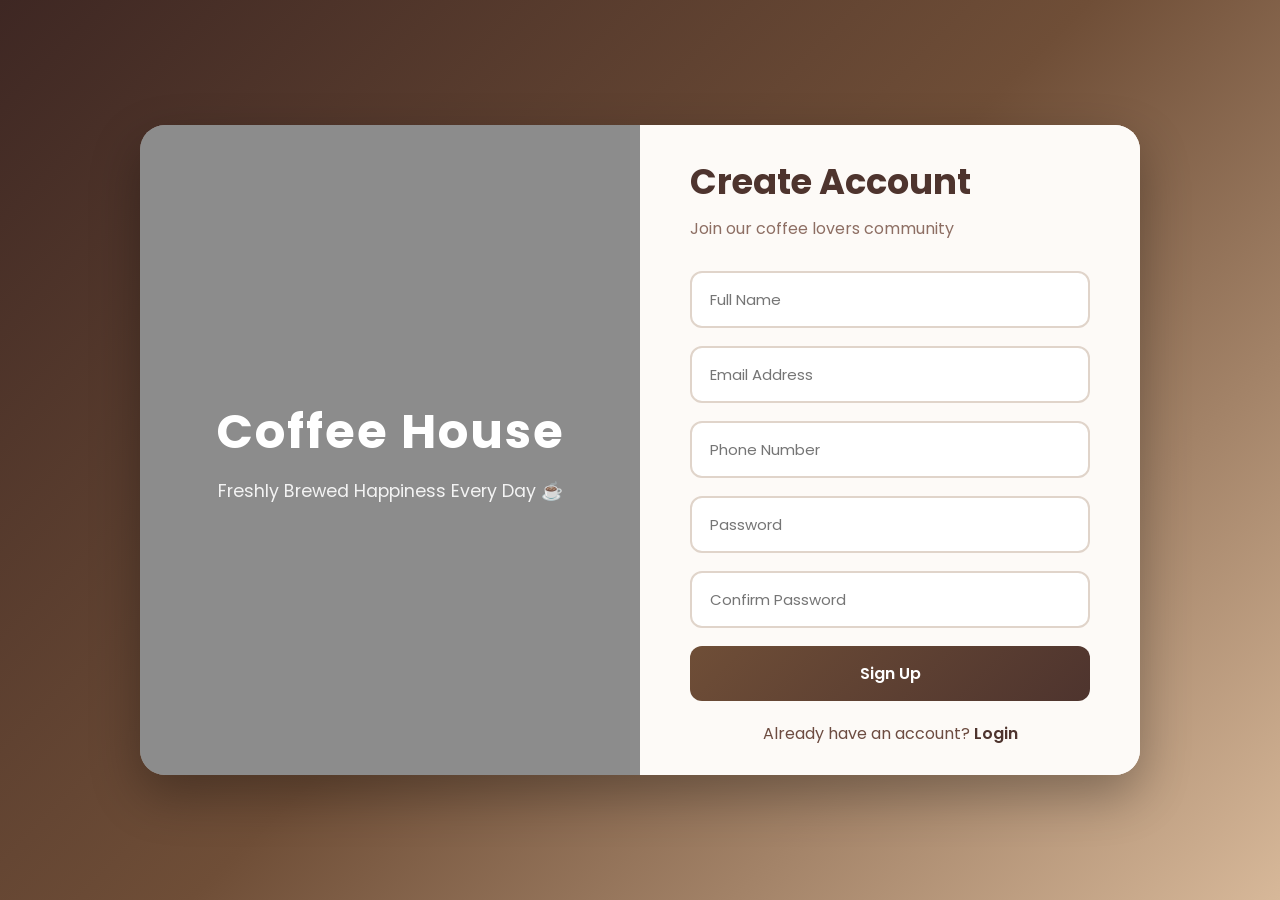
<file: signup/index.html>
<!DOCTYPE html>
<html lang="en">
<head>
    <meta charset="UTF-8">
    <meta name="viewport" content="width=device-width, initial-scale=1.0">
    <title>Coffee House - Sign Up</title>
    <link rel="stylesheet" href="index.css">
</head>
<body>

    <div class="container">

        <div class="left-side">
            <div class="overlay">
                <h1>Coffee House</h1>
                <p>Freshly Brewed Happiness Every Day ☕</p>
            </div>
        </div>

        <div class="right-side">
            <div class="signup-card">
                <h2>Create Account</h2>
                <p class="subtitle">Join our coffee lovers community</p>

                <form>
                    <div class="input-group">
                        <input type="text" id="name" placeholder="Full Name">
                    </div>

                    <div class="input-group">
                        <input type="email" id="email" placeholder="Email Address">
                    </div>

                      <div class="input-group">
                        <input type="email" id="phone" placeholder="Phone Number">
                    </div>

                    <div class="input-group">
                        <input type="password" id="password" placeholder="Password">
                    </div>

                    <div class="input-group">
                        <input type="password" id="confirm-password" placeholder="Confirm Password">
                    </div>

                    <button id="btn" type="submit">Sign Up</button>

                    <p class="login-link">
                        Already have an account?
                        <a href="/login/index.html">Login</a>
                    </p>
                </form>
            </div>
        </div>

    </div>

</body>
<script src="index.js"></script>
</html>
</file>
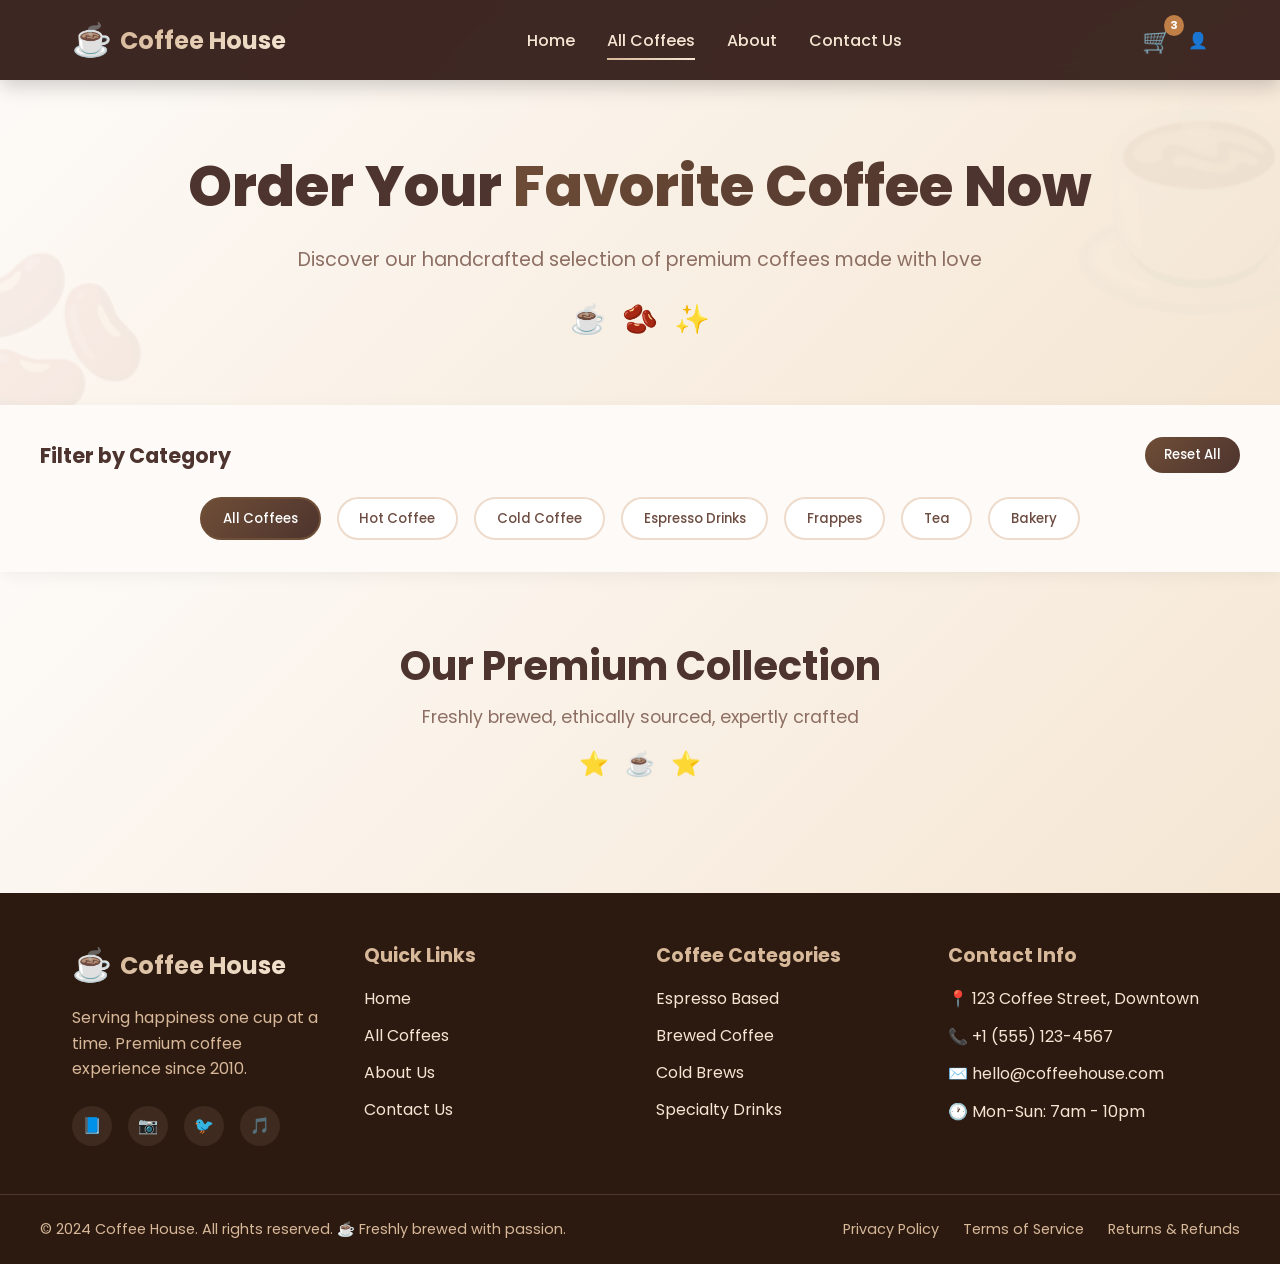
<file: pages/all-coffees/index.html>
<!DOCTYPE html>
<html lang="en">
<head>
    <meta charset="UTF-8">
    <meta name="viewport" content="width=device-width, initial-scale=1.0">
    <title>Coffee House - All Coffees</title>
    <link rel="stylesheet" href="../../assets/css/all-coffees/index.css">
</head>
<body>

    <!-- Header / Navigation -->
  <header class="header">
        <nav class="navbar">
         
                <div class="logo">
                    <span class="logo-icon">☕</span>
                    <span class="logo-text">Coffee House</span>
                </div>
                <ul class="nav-menu">
                    <li><a href="../dashboard/index.html" class="nav-link">Home</a></li>
                    <li><a href="../all-coffees/index.html" class="nav-link active">All Coffees</a></li>
                    <li><a href="../about-us/index.html" class="nav-link">About</a></li>
                    <li><a href="../contact/index.html" class="nav-link">Contact Us</a></li>
                </ul>
        
             <div class="nav-actions">
                <div class="cart-icon">
                    <span>🛒</span>
                    <span class="cart-count">3</span>
                </div>
                <div class="user-avatar">
                    <span>👤</span>
                </div>
            </div>
            <div class="nav-toggle">
                <span></span>
                <span></span>
                <span></span>
            </div>
        </nav>
    </header>

    <!-- Page Hero Section -->
    <section class="page-hero">
        <div class="hero-container">
            <div class="hero-content">
                <h1 class="hero-title">Order Your <span class="highlight">Favorite Coffee</span> Now</h1>
                <p class="hero-subtitle">Discover our handcrafted selection of premium coffees made with love</p>
                <div class="hero-decoration">
                    <span>☕</span>
                    <span>🫘</span>
                    <span>✨</span>
                </div>
            </div>
        </div>
    </section>

    <!-- Filter Section -->
    <section class="filter-section">
        <div class="section-container">
            <div class="filter-wrapper">
                <div class="filter-header">
                    <h3>Filter by Category</h3>
                    <button class="reset-filter" id="resetFilter">Reset All</button>
                </div>
                <div class="filter-buttons" id="filterButtons">
                    <button class="filter-btn active" data-category="all">All Coffees</button>
                    <button class="filter-btn" data-category="Hot Coffee">Hot Coffee</button>
                    <button class="filter-btn" data-category="Cold Coffee">Cold Coffee</button>
                    <button class="filter-btn" data-category="Espresso Drinks">Espresso Drinks</button>
                    <button class="filter-btn" data-category="Frappes">Frappes</button>
                    <button class="filter-btn" data-category="Tea">Tea</button>
                    <button class="filter-btn" data-category="Bakery">Bakery</button>
                </div>
            </div>
        </div>
    </section>

    <!-- Products Grid Section -->
    <section class="products-section">
        <div class="section-container">
            <div class="section-header">
                <h2>Our Premium Collection</h2>
                <p>Freshly brewed, ethically sourced, expertly crafted</p>
                <div class="header-decoration">
                    <span>⭐</span>
                    <span>☕</span>
                    <span>⭐</span>
                </div>
            </div>
            <div id="products-container" class="products-grid">
                <!-- Products will be dynamically loaded here -->
            </div>
        </div>
    </section>

    <!-- Footer -->
    <footer class="footer">
        <div class="footer-container">
            <div class="footer-column">
                <div class="footer-logo">
                    <span class="logo-icon">☕</span>
                    <span class="logo-text">Coffee House</span>
                </div>
                <p class="footer-description">Serving happiness one cup at a time. Premium coffee experience since 2010.</p>
                <div class="social-links">
                    <a href="#" class="social-link">📘</a>
                    <a href="#" class="social-link">📷</a>
                    <a href="#" class="social-link">🐦</a>
                    <a href="#" class="social-link">🎵</a>
                </div>
            </div>
            <div class="footer-column">
                <h4>Quick Links</h4>
                <ul class="footer-links">
                    <li><a href="/dashboard.html">Home</a></li>
                    <li><a href="/all-coffees.html">All Coffees</a></li>
                    <li><a href="/about.html">About Us</a></li>
                    <li><a href="/contact.html">Contact Us</a></li>
                </ul>
            </div>
            <div class="footer-column">
                <h4>Coffee Categories</h4>
                <ul class="footer-links">
                    <li><a href="#">Espresso Based</a></li>
                    <li><a href="#">Brewed Coffee</a></li>
                    <li><a href="#">Cold Brews</a></li>
                    <li><a href="#">Specialty Drinks</a></li>
                </ul>
            </div>
            <div class="footer-column">
                <h4>Contact Info</h4>
                <ul class="footer-links contact-info">
                    <li>📍 123 Coffee Street, Downtown</li>
                    <li>📞 +1 (555) 123-4567</li>
                    <li>✉️ hello@coffeehouse.com</li>
                    <li>🕐 Mon-Sun: 7am - 10pm</li>
                </ul>
            </div>
        </div>
        <div class="footer-bottom">
            <div class="footer-bottom-container">
                <p>&copy; 2024 Coffee House. All rights reserved. ☕ Freshly brewed with passion.</p>
                <div class="footer-bottom-links">
                    <a href="#">Privacy Policy</a>
                    <a href="#">Terms of Service</a>
                    <a href="#">Returns & Refunds</a>
                </div>
            </div>
        </div>
    </footer>

    <script type="module" src="index.js"></script>
</body>
</html>
</file>
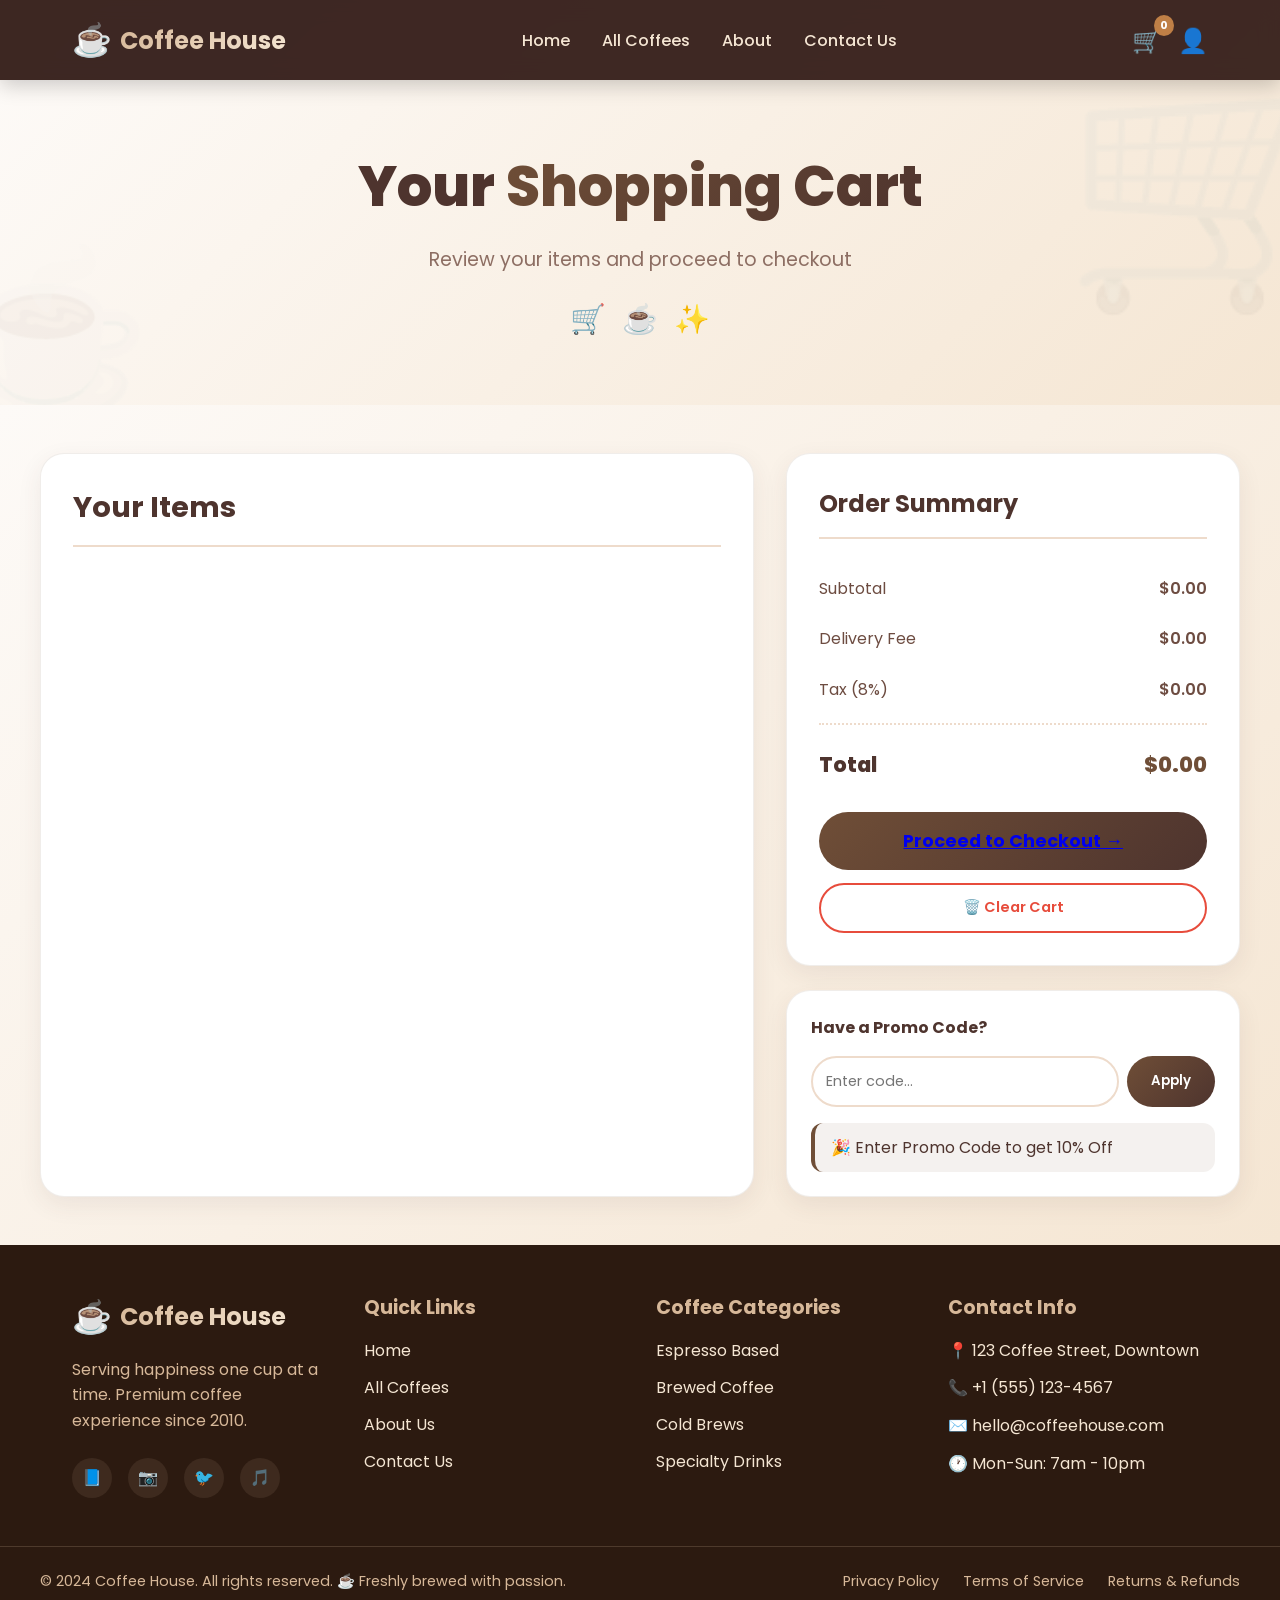
<file: pages/cart/index.html>
<!doctype html>
<html lang="en">
  <head>
    <meta charset="UTF-8" />
    <meta name="viewport" content="width=device-width, initial-scale=1.0" />
    <title>Coffee House - Your Cart</title>
    <link rel="stylesheet" href="../../assets/css/cart/index.css" />
  </head>
  <body>
    <!-- Header / Navigation -->
    <header class="header">
      <nav class="navbar">
        <div class="logo">
          <span class="logo-icon">☕</span>
          <span class="logo-text">Coffee House</span>
        </div>
        <ul class="nav-menu">
          <li>
            <a href="/pages/dashboard/index.html" class="nav-link">Home</a>
          </li>
          <li>
            <a href="/pages/all-coffees/index.html" class="nav-link"
              >All Coffees</a
            >
          </li>
          <li>
            <a href="/pages/about-us/index.html" class="nav-link">About</a>
          </li>
          <li>
            <a href="/pages/contact/index.html" class="nav-link">Contact Us</a>
          </li>
        </ul>
        <div class="nav-actions">
          <div class="cart-icon">
            <span>🛒</span>
            <span class="cart-count">0</span>
          </div>
          <div class="user-avatar">
            <span>👤</span>
          </div>
        </div>
        <div class="nav-toggle">
          <span></span>
          <span></span>
          <span></span>
        </div>
      </nav>
    </header>

    <!-- Cart Hero Section -->
    <section class="cart-hero">
      <div class="hero-container">
        <div class="hero-content">
          <h1 class="hero-title">
            Your <span class="highlight">Shopping Cart</span>
          </h1>
          <p class="hero-subtitle">Review your items and proceed to checkout</p>
          <div class="hero-decoration">
            <span>🛒</span>
            <span>☕</span>
            <span>✨</span>
          </div>
        </div>
      </div>
    </section>

    <!-- Cart Content Section -->
    <section class="cart-section">
      <div class="section-container">
        <div class="cart-layout">
          <!-- Cart Items Container -->
          <div class="cart-items-wrapper">
            <div class="cart-header">
              <h2>Your Items</h2>
              <span class="item-count" id="itemCount"></span>
            </div>
            <div id="cart-items-container" class="cart-items-grid">
              <!-- Cart items will be dynamically loaded here -->
            </div>
          </div>

          <!-- Cart Summary Sidebar -->
          <div class="cart-summary-wrapper">
            <div class="cart-summary">
              <h3>Order Summary</h3>
              <div class="summary-row">
                <span>Subtotal</span>
                <span id="subtotal">$0.00</span>
              </div>
              <div class="summary-row">
                <span>Delivery Fee</span>
                <span id="deliveryFee">$0.00</span>
              </div>
              <div class="summary-row">
                <span>Tax (8%)</span>
                <span id="tax">$0.00</span>
              </div>
              <div class="summary-divider"></div>
              <div class="summary-total">
                <span>Total</span>
                <span id="total">$0.00</span>
              </div>
              <button class="checkout-btn" id="checkoutBtn">
                <a href="../checkout/index.html">Proceed to Checkout →</a>
              </button>
              <button class="clear-cart-btn" id="clearCartBtn">
                🗑️ Clear Cart
              </button>
            </div>

            <!-- Promo Code Section -->
            <div class="promo-section">
              <h4>Have a Promo Code?</h4>
              <div class="promo-input-group">
                <input
                  type="text"
                  placeholder="Enter code..."
                  id="promoInput"
                />
                <button id="applyPromoBtn">Apply</button>
              </div>
              <div class="promo-message">
                <span>🎉 Enter Promo Code to get 10% Off</span>
              </div>
            </div>
          </div>
        </div>
      </div>
    </section>

    <!-- Empty Cart State -->
    <section
      class="empty-cart-section"
      id="emptyCartSection"
      style="display: none"
    >
      <div class="empty-cart-container">
        <div class="empty-cart-content">
          <div class="empty-cart-icon">🛒</div>
          <h2>Your Cart is Empty</h2>
          <p>Looks like you haven't added any items to your cart yet.</p>
          <p class="empty-sub">
            Browse our collection and find your perfect coffee!
          </p>
          <a href="/all-coffees.html" class="browse-btn">Browse Coffees ☕</a>
        </div>
      </div>
    </section>

    <!-- Footer -->
    <footer class="footer">
      <div class="footer-container">
        <div class="footer-column">
          <div class="footer-logo">
            <span class="logo-icon">☕</span>
            <span class="logo-text">Coffee House</span>
          </div>
          <p class="footer-description">
            Serving happiness one cup at a time. Premium coffee experience since
            2010.
          </p>
          <div class="social-links">
            <a href="#" class="social-link">📘</a>
            <a href="#" class="social-link">📷</a>
            <a href="#" class="social-link">🐦</a>
            <a href="#" class="social-link">🎵</a>
          </div>
        </div>
        <div class="footer-column">
          <h4>Quick Links</h4>
          <ul class="footer-links">
            <li><a href="/dashboard.html">Home</a></li>
            <li><a href="/all-coffees.html">All Coffees</a></li>
            <li><a href="/about.html">About Us</a></li>
            <li><a href="/contact.html">Contact Us</a></li>
          </ul>
        </div>
        <div class="footer-column">
          <h4>Coffee Categories</h4>
          <ul class="footer-links">
            <li><a href="#">Espresso Based</a></li>
            <li><a href="#">Brewed Coffee</a></li>
            <li><a href="#">Cold Brews</a></li>
            <li><a href="#">Specialty Drinks</a></li>
          </ul>
        </div>
        <div class="footer-column">
          <h4>Contact Info</h4>
          <ul class="footer-links contact-info">
            <li>📍 123 Coffee Street, Downtown</li>
            <li>📞 +1 (555) 123-4567</li>
            <li>✉️ hello@coffeehouse.com</li>
            <li>🕐 Mon-Sun: 7am - 10pm</li>
          </ul>
        </div>
      </div>
      <div class="footer-bottom">
        <div class="footer-bottom-container">
          <p>
            &copy; 2024 Coffee House. All rights reserved. ☕ Freshly brewed
            with passion.
          </p>
          <div class="footer-bottom-links">
            <a href="#">Privacy Policy</a>
            <a href="#">Terms of Service</a>
            <a href="#">Returns & Refunds</a>
          </div>
        </div>
      </div>
    </footer>

    <script type="module" src="./index.js"></script>
  </body>
</html>
</file>
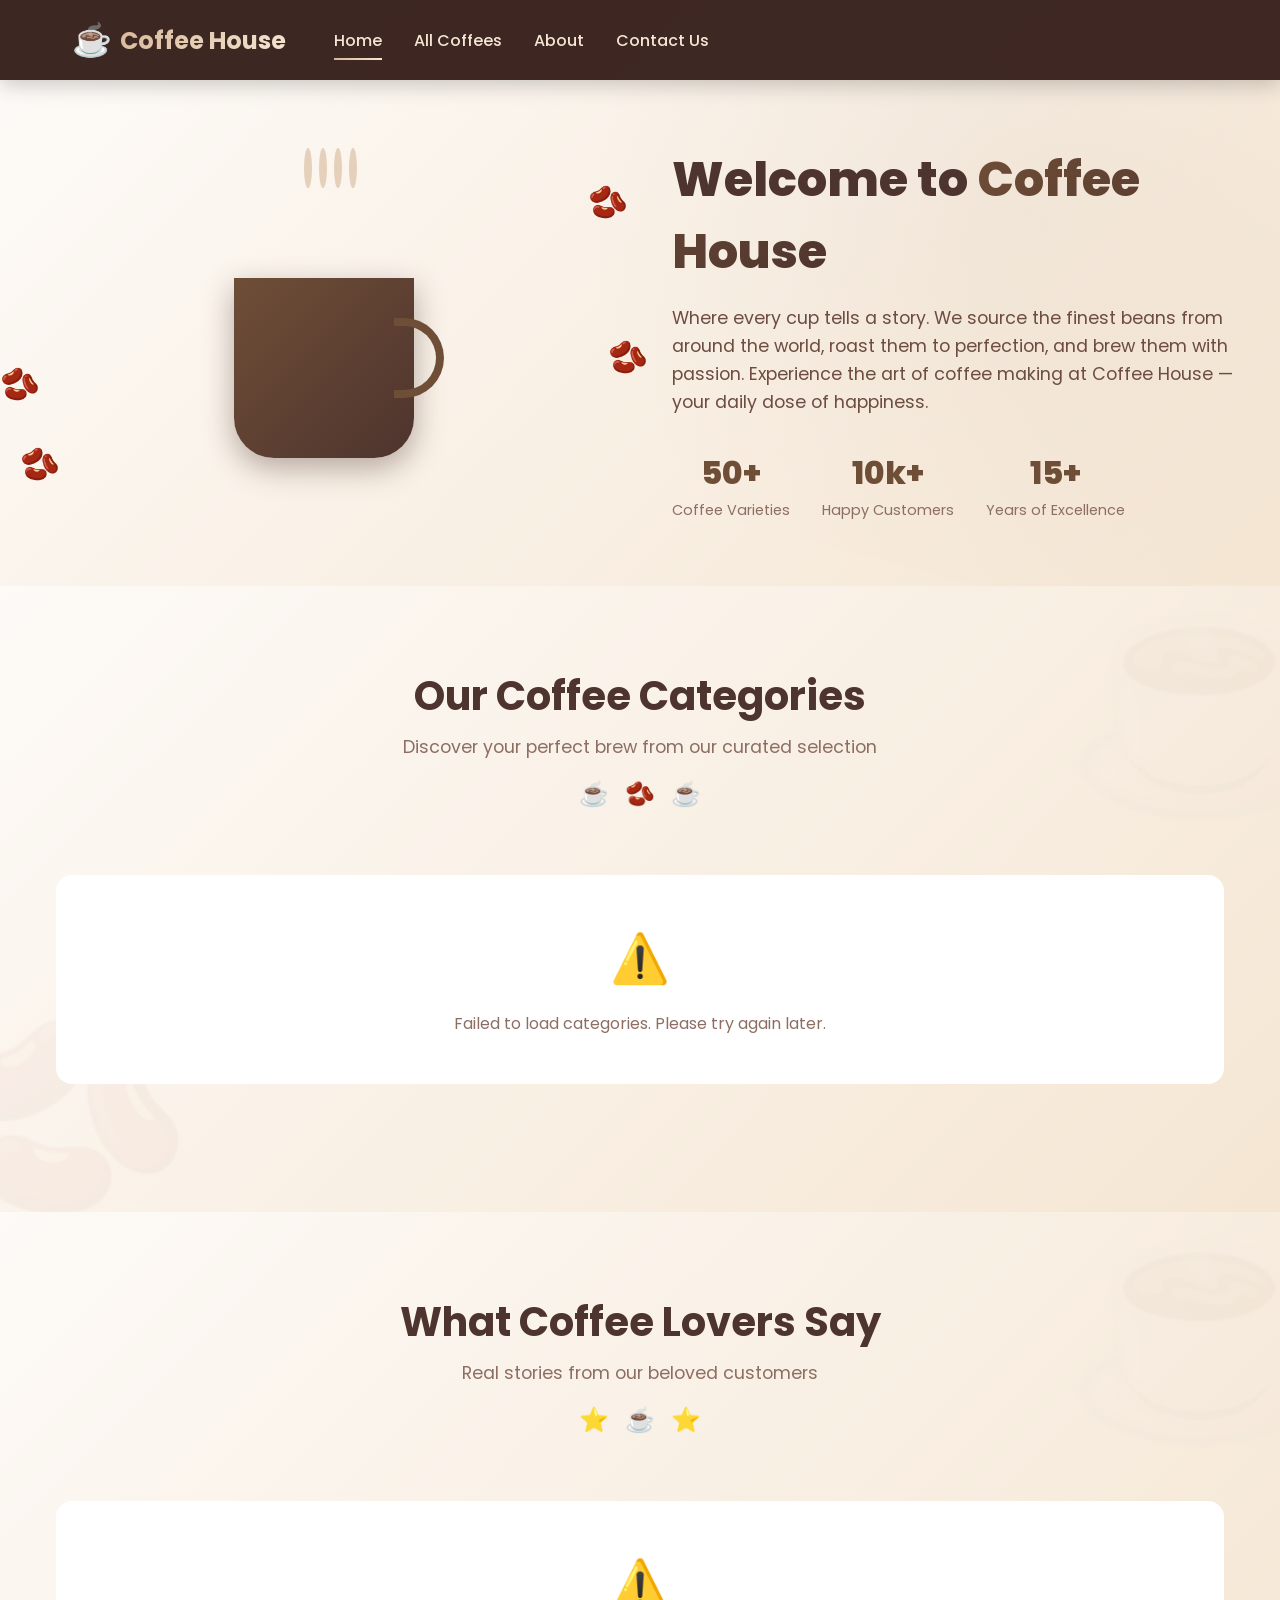
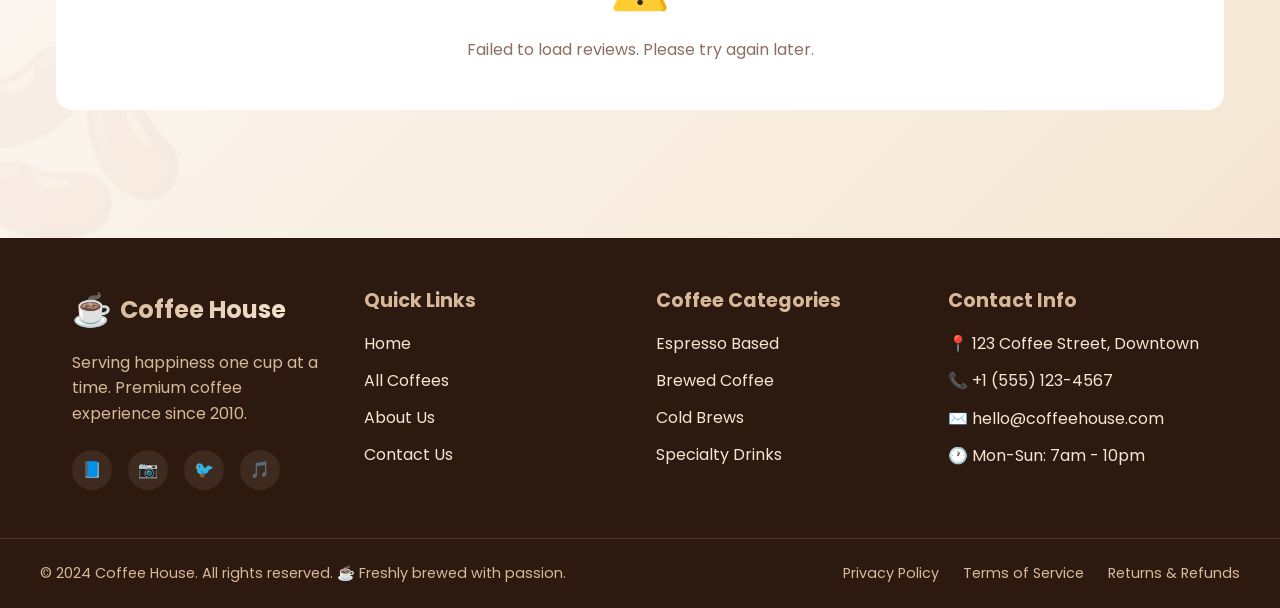
<file: pages/dashboard/index.html>
<!DOCTYPE html>
<html lang="en">
<head>
    <meta charset="UTF-8">
    <meta name="viewport" content="width=device-width, initial-scale=1.0">
    <title>Coffee House - Dashboard</title>
    <link rel="stylesheet" href="../../assets/css/dashboard/index.css">
</head>
<body>

    <!-- Header / Navigation -->
    <header class="header">
        <nav class="navbar">
            <div class="logo">
                <span class="logo-icon">☕</span>
                <span class="logo-text">Coffee House</span>
            </div>
            <ul class="nav-menu">
                <li><a href="#" class="nav-link active">Home</a></li>
                <li><a href="../all-coffees/index.html" class="nav-link">All Coffees</a></li>
                <li><a href="../about-us/index.html" class="nav-link">About</a></li>
                <li><a href="../contact/index.html" class="nav-link">Contact Us</a></li>
            </ul>
            <div class="nav-toggle">
                <span></span>
                <span></span>
                <span></span>
            </div>
        </nav>
    </header>

    <!-- Hero Section with Coffee Cup Animation -->
    <section class="hero">
        <div class="hero-container">
            <div class="hero-content">
                <div class="coffee-cup-animation">
                    <div class="cup-wrapper">
                        <div class="coffee-cup">
                            <div class="cup-body">
                                <div class="cup-handle"></div>
                            </div>
                            <div class="cup-steam">
                                <div class="steam s1"></div>
                                <div class="steam s2"></div>
                                <div class="steam s3"></div>
                                <div class="steam s4"></div>
                            </div>
                        </div>
                        <div class="coffee-beans">
                            <span class="bean b1">🫘</span>
                            <span class="bean b2">🫘</span>
                            <span class="bean b3">🫘</span>
                            <span class="bean b4">🫘</span>
                        </div>
                    </div>
                </div>
                <div class="hero-text">
                    <h1 class="hero-title">Welcome to <span class="highlight">Coffee House</span></h1>
                    <p class="hero-description">
                        Where every cup tells a story. We source the finest beans from around the world, 
                        roast them to perfection, and brew them with passion. Experience the art of coffee 
                        making at Coffee House — your daily dose of happiness.
                    </p>
                    <div class="hero-stats">
                        <div class="stat">
                            <span class="stat-number">50+</span>
                            <span class="stat-label">Coffee Varieties</span>
                        </div>
                        <div class="stat">
                            <span class="stat-number">10k+</span>
                            <span class="stat-label">Happy Customers</span>
                        </div>
                        <div class="stat">
                            <span class="stat-number">15+</span>
                            <span class="stat-label">Years of Excellence</span>
                        </div>
                    </div>
                </div>
            </div>
        </div>
    </section>

    <!-- Categories Container (Empty - will be populated dynamically) -->
    <section class="categories-section">
        <div class="section-container">
            <div class="section-header">
                <h2>Our Coffee Categories</h2>
                <p>Discover your perfect brew from our curated selection</p>
                <div class="header-decoration">
                    <span>☕</span>
                    <span>🫘</span>
                    <span>☕</span>
                </div>
            </div>
            <div id="categories-container" class="categories-grid">
 
            </div>
        </div>
    </section>

    <!-- Testimonials Container (Empty - will be populated dynamically) -->
    <section class="testimonials-section">
        <div class="section-container">
            <div class="section-header">
                <h2>What Coffee Lovers Say</h2>
                <p>Real stories from our beloved customers</p>
                <div class="header-decoration">
                    <span>⭐</span>
                    <span>☕</span>
                    <span>⭐</span>
                </div>
            </div>
            <div id="testimonials-container" class="testimonials-grid">

            </div>
        </div>
    </section>

    <!-- Footer -->
    <footer class="footer">
        <div class="footer-container">
            <div class="footer-column">
                <div class="footer-logo">
                    <span class="logo-icon">☕</span>
                    <span class="logo-text">Coffee House</span>
                </div>
                <p class="footer-description">
                    Serving happiness one cup at a time. Premium coffee experience since 2010.
                </p>
                <div class="social-links">
                    <a href="#" class="social-link">📘</a>
                    <a href="#" class="social-link">📷</a>
                    <a href="#" class="social-link">🐦</a>
                    <a href="#" class="social-link">🎵</a>
                </div>
            </div>

            <div class="footer-column">
                <h4>Quick Links</h4>
                <ul class="footer-links">
                    <li><a href="#">Home</a></li>
                    <li><a href="#">All Coffees</a></li>
                    <li><a href="#">About Us</a></li>
                    <li><a href="#">Contact Us</a></li>
                </ul>
            </div>

            <div class="footer-column">
                <h4>Coffee Categories</h4>
                <ul class="footer-links">
                    <li><a href="#">Espresso Based</a></li>
                    <li><a href="#">Brewed Coffee</a></li>
                    <li><a href="#">Cold Brews</a></li>
                    <li><a href="#">Specialty Drinks</a></li>
                </ul>
            </div>

            <div class="footer-column">
                <h4>Contact Info</h4>
                <ul class="footer-links contact-info">
                    <li>📍 123 Coffee Street, Downtown</li>
                    <li>📞 +1 (555) 123-4567</li>
                    <li>✉️ hello@coffeehouse.com</li>
                    <li>🕐 Mon-Sun: 7am - 10pm</li>
                </ul>
            </div>
        </div>

        <div class="footer-bottom">
            <div class="footer-bottom-container">
                <p>&copy; 2024 Coffee House. All rights reserved. ☕ Freshly brewed with passion.</p>
                <div class="footer-bottom-links">
                    <a href="#">Privacy Policy</a>
                    <a href="#">Terms of Service</a>
                    <a href="#">Returns & Refunds</a>
                </div>
            </div>
        </div>
    </footer>

</body>
<script type="module" src="index.js"></script>
</html>
</file>
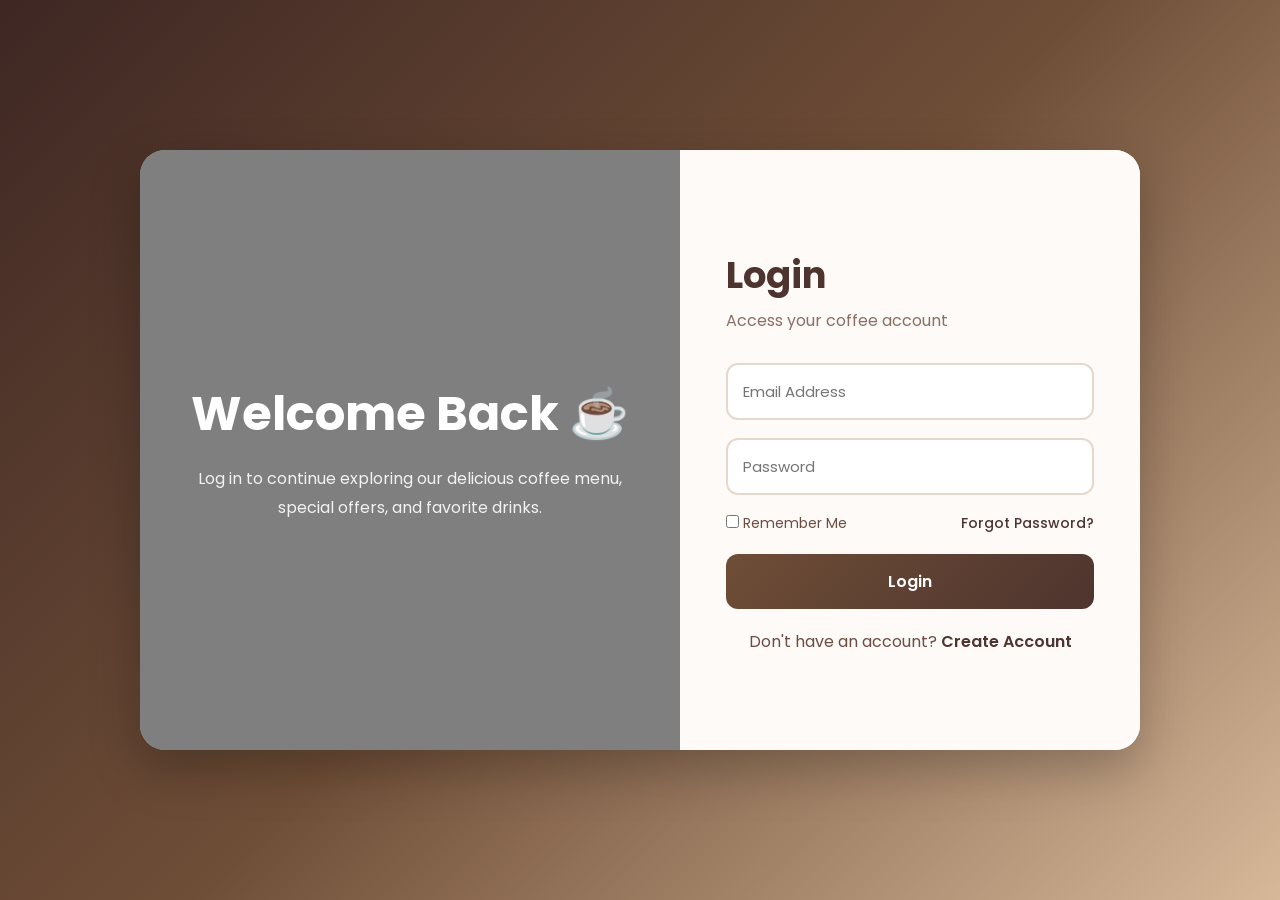
<file: pages/login/index.html>
<!DOCTYPE html>
<html lang="en">
<head>
    <meta charset="UTF-8">
    <meta name="viewport" content="width=device-width, initial-scale=1.0">
    <title>Coffee House - Login</title>
    <link rel="stylesheet" href="../../assets/css/login/index.css">
</head>
<body>

    <div class="container">

        <div class="left-section">
            <div class="content">
                <h1>Welcome Back ☕</h1>
                <p>
                    Log in to continue exploring our delicious coffee menu,
                    special offers, and favorite drinks.
                </p>
            </div>
        </div>

        <div class="right-section">

            <div class="login-card">

                <h2>Login</h2>
                <p class="subtitle">Access your coffee account</p>

                <form>

                    <div class="input-box">
                        <input type="email" placeholder="Email Address" id="email">
                    </div>

                    <div class="input-box">
                        <input type="password" placeholder="Password" id="password">
                    </div>

                    <div class="options">
                        <label>
                            <input type="checkbox">
                            Remember Me
                        </label>

                        <a href="#">Forgot Password?</a>
                    </div>

                    <button type="submit" id="login-btn">
                        Login
                    </button>

                    <p class="signup-link">
                        Don't have an account?
                        <a href="/signup/index.html">Create Account</a>
                    </p>

                </form>

            </div>

        </div>

    </div>

</body>
<script type="module" src="index.js"></script>
</html>
</file>
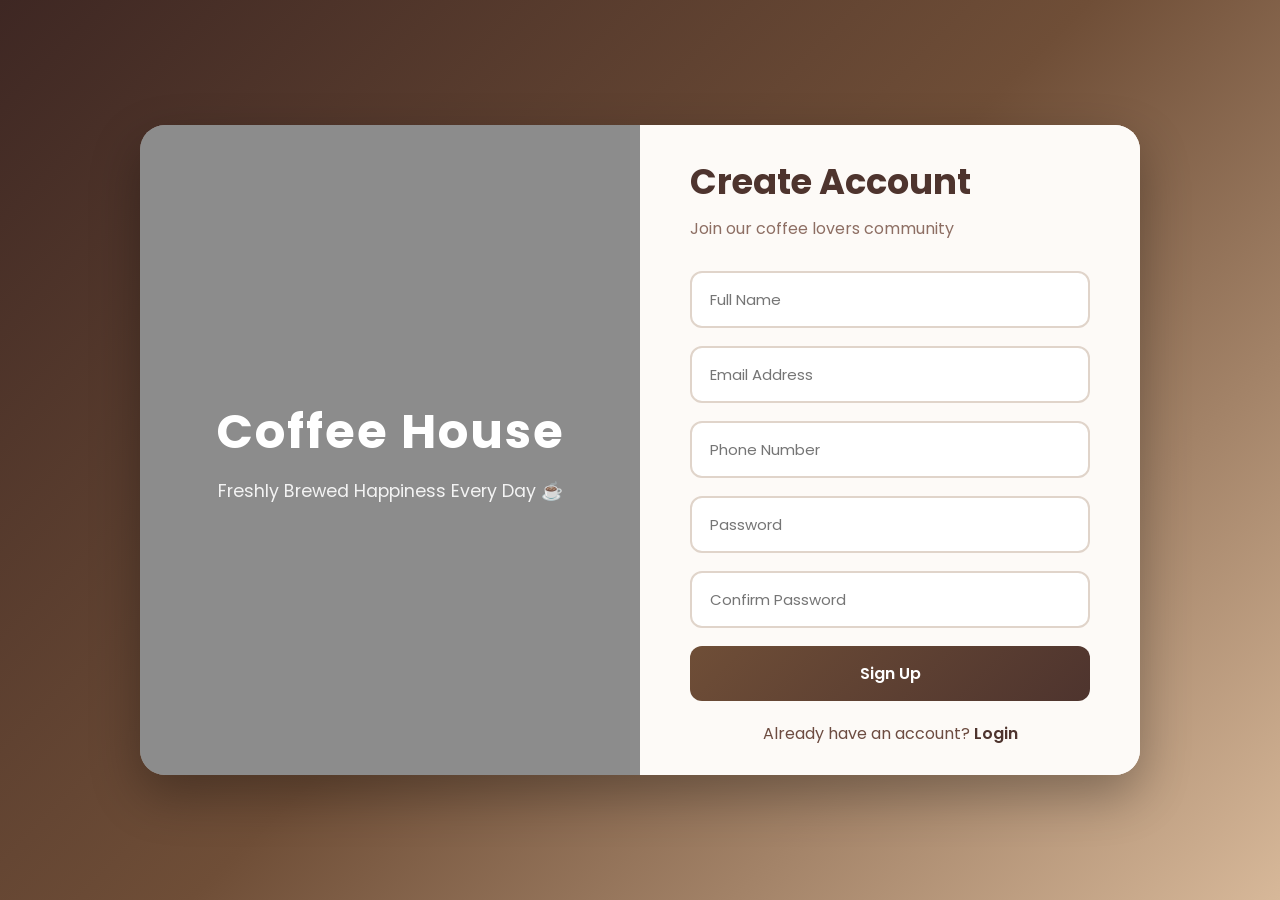
<file: pages/signup/index.html>
<!DOCTYPE html>
<html lang="en">
<head>
    <meta charset="UTF-8">
    <meta name="viewport" content="width=device-width, initial-scale=1.0">
    <title>Coffee House - Sign Up</title>
    <link rel="stylesheet" href="../../assets/css/register/index.css">
</head>
<body>

    <div class="container">

        <div class="left-side">
            <div class="overlay">
                <h1>Coffee House</h1>
                <p>Freshly Brewed Happiness Every Day ☕</p>
            </div>
        </div>

        <div class="right-side">
            <div class="signup-card">
                <h2>Create Account</h2>
                <p class="subtitle">Join our coffee lovers community</p>

                <form>
                    <div class="input-group">
                        <input type="text" id="name" placeholder="Full Name">
                    </div>

                    <div class="input-group">
                        <input type="email" id="email" placeholder="Email Address">
                    </div>

                      <div class="input-group">
                        <input type="email" id="phone" placeholder="Phone Number">
                    </div>

                    <div class="input-group">
                        <input type="password" id="password" placeholder="Password">
                    </div>

                    <div class="input-group">
                        <input type="password" id="confirm-password" placeholder="Confirm Password">
                    </div>

                    <button id="signup-btn" type="submit">Sign Up</button>

                    <p class="login-link">
                        Already have an account?
                        <a href="/pages/login/index.html">Login</a>
                    </p>
                </form>
            </div>
        </div>

    </div>

</body>
<script type="module" src="./index.js"></script>
</html>
</file>
<file: signup/index.css>
@import url('https://fonts.googleapis.com/css2?family=Poppins:wght@300;400;500;600;700&display=swap');

*{
    margin:0;
    padding:0;
    box-sizing:border-box;
    font-family:'Poppins', sans-serif;
}

body{
    min-height:100vh;
    display:flex;
    justify-content:center;
    align-items:center;
    background:linear-gradient(135deg,#3e2723,#6f4e37,#d7b899);
}

.container{
    width:1000px;
    max-width:95%;
    height:650px;
    display:flex;
    border-radius:25px;
    overflow:hidden;
    box-shadow:0 20px 50px rgba(0,0,0,0.3);
    background:#fff;
}

.left-side{
    flex:1;
    background:
        linear-gradient(rgba(0,0,0,0.45),
        rgba(0,0,0,0.45)),
        url("https://images.unsplash.com/photo-1495474472287-4d71bcdd2085?w=1200");
    background-size:cover;
    background-position:center;
    display:flex;
    justify-content:center;
    align-items:center;
}

.overlay{
    text-align:center;
    color:white;
    padding:20px;
}

.overlay h1{
    font-size:3rem;
    margin-bottom:10px;
    letter-spacing:2px;
}

.overlay p{
    font-size:1.1rem;
    opacity:0.9;
}

.right-side{
    flex:1;
    display:flex;
    justify-content:center;
    align-items:center;
    background:#fdfaf7;
}

.signup-card{
    width:80%;
}

.signup-card h2{
    color:#4e342e;
    font-size:2.2rem;
    margin-bottom:8px;
}

.subtitle{
    color:#8d6e63;
    margin-bottom:30px;
}

.input-group{
    margin-bottom:18px;
}

.input-group input{
    width:100%;
    padding:15px 18px;
    border:2px solid #e0d4ca;
    border-radius:12px;
    outline:none;
    font-size:15px;
    transition:0.3s;
    background:#fff;
}

.input-group input:focus{
    border-color:#6f4e37;
    box-shadow:0 0 10px rgba(111,78,55,0.2);
}

button{
    width:100%;
    padding:15px;
    border:none;
    border-radius:12px;
    background:linear-gradient(135deg,#6f4e37,#4e342e);
    color:white;
    font-size:16px;
    font-weight:600;
    cursor:pointer;
    transition:0.3s;
}

button:hover{
    transform:translateY(-3px);
    box-shadow:0 10px 20px rgba(78,52,46,0.3);
}

.login-link{
    text-align:center;
    margin-top:20px;
    color:#6d4c41;
}

.login-link a{
    text-decoration:none;
    color:#4e342e;
    font-weight:600;
}

.login-link a:hover{
    text-decoration:underline;
}

@media(max-width:768px){

    .container{
        flex-direction:column;
        height:auto;
    }

    .left-side{
        height:250px;
    }

    .signup-card{
        width:90%;
        padding:40px 0;
    }

    .overlay h1{
        font-size:2rem;
    }
}
</file>
<file: assets/css/all-coffees/index.css>
@import url('https://fonts.googleapis.com/css2?family=Poppins:wght@300;400;500;600;700;800&display=swap');

* {
    margin: 0;
    padding: 0;
    box-sizing: border-box;
    font-family: 'Poppins', sans-serif;
}

body {
    background: linear-gradient(135deg, #3e2723, #6f4e37, #d7b899);
    min-height: 100vh;
}

/* Header Styles */
.header {
    background: rgba(62, 39, 35, 0.95);
    backdrop-filter: blur(10px);
    position: sticky;
    top: 0;
    z-index: 1000;
    box-shadow: 0 5px 20px rgba(0, 0, 0, 0.2);
}

.navbar {
    max-width: 1200px;
    margin: 0 auto;
    padding: 1rem 2rem;
    display: flex;
    justify-content: space-between;
    align-items: center;
}

.logo {
    display: flex;
    align-items: center;
    gap: 0.5rem;
    font-size: 1.5rem;
    font-weight: 700;
    flex-shrink: 0; /* Prevents logo from shrinking */
}

.logo-icon {
    font-size: 2rem;
    animation: rotateIcon 3s ease-in-out infinite;
}

@keyframes rotateIcon {
    0%, 100% { transform: rotate(0deg); }
    50% { transform: rotate(15deg); }
}

.logo-text {
    background: linear-gradient(135deg, #d7b899, #f5e6d3);
    -webkit-background-clip: text;
    background-clip: text;
    color: transparent;
}

.nav-menu {
    display: flex;
    gap: 2rem;
    list-style: none;
    margin-left: 0;
    flex-shrink: 0; /* Prevents nav menu from shrinking */
}

.nav-link {
    text-decoration: none;
    color: #f5e6d3;
    font-weight: 500;
    padding: 0.5rem 0;
    position: relative;
    transition: color 0.3s;
}

.nav-link::after {
    content: '';
    position: absolute;
    bottom: 0;
    left: 0;
    width: 0;
    height: 2px;
    background: linear-gradient(90deg, #d7b899, #f5e6d3);
    transition: width 0.3s;
}

.nav-link:hover::after,
.nav-link.active::after {
    width: 100%;
}

.nav-link:hover {
    color: #d7b899;
}

.nav-toggle {
    display: none;
    flex-direction: column;
    gap: 5px;
    cursor: pointer;
    margin-left: auto; /* Pushes toggle button to the right on mobile */
}

.nav-toggle span {
    width: 25px;
    height: 3px;
    background: #f5e6d3;
    border-radius: 2px;
    transition: 0.3s;
}

/* Responsive adjustments - keep left alignment on mobile when menu is closed */
@media (max-width: 768px) {
    .navbar {
        justify-content: space-between; /* For mobile, we need space-between to show toggle on right */
        gap: 0;
    }
    
    .nav-menu {
        position: fixed;
        left: -100%;
        top: 70px;
        flex-direction: column;
        background: rgba(62, 39, 35, 0.98);
        width: 100%;
        text-align: center;
        transition: 0.3s;
        padding: 2rem 0;
        gap: 1.5rem;
        flex-shrink: 1;
    }
    
    .nav-menu.active {
        left: 0;
    }
    
    .nav-toggle {
        display: flex;
        margin-left: auto;
    }
}

/* Cart Icon Styles */
.nav-actions {
    display: flex;
    gap: 1rem;
    align-items: center;
}
.cart-icon:hover {
    transform: scale(1.1);
}

.cart-icon {
    position: relative;
    font-size: 1.5rem;
    cursor: pointer;
    transition: transform 0.3s;
}

.cart-icon:hover {
    transform: scale(1.1);
}

.cart-count {
    position: absolute;
    top: -8px;
    right: -12px;
    background: #bf7f46;
    color: white;
    border-radius: 50%;
    padding: 2px 6px;
    font-size: 0.7rem;
    font-weight: bold;
}

@keyframes pulse {
    0%, 100% { transform: scale(1); }
    50% { transform: scale(1.1); }
}

/* Mobile responsive for cart */
@media (max-width: 768px) {
    .cart-icon {
        padding: 0.4rem 0.8rem;
    }
    
    .cart-symbol {
        font-size: 1.2rem;
    }
}

@media (max-width: 480px) {
    .cart-icon {
        padding: 0.3rem 0.7rem;
    }
    
    .cart-symbol {
        font-size: 1rem;
    }
}
/* Page Hero Section */
.page-hero {
    background: linear-gradient(135deg, #fdfaf7 0%, #f5e6d3 100%);
    padding: 4rem 2rem;
    text-align: center;
    position: relative;
    overflow: hidden;
}

.page-hero::before {
    content: '☕';
    position: absolute;
    font-size: 15rem;
    opacity: 0.05;
    top: -5rem;
    right: -5rem;
    animation: rotateSlow 30s linear infinite;
}

.page-hero::after {
    content: '🫘';
    position: absolute;
    font-size: 10rem;
    opacity: 0.05;
    bottom: -3rem;
    left: -3rem;
    animation: floatBeanBg 8s ease-in-out infinite;
}

@keyframes rotateSlow {
    from { transform: rotate(0deg); }
    to { transform: rotate(360deg); }
}

@keyframes floatBeanBg {
    0%, 100% { transform: translateY(0) rotate(0deg); }
    50% { transform: translateY(-20px) rotate(180deg); }
}

.hero-container {
    max-width: 1200px;
    margin: 0 auto;
    position: relative;
    z-index: 1;
}

.hero-title {
    font-size: 3.5rem;
    font-weight: 800;
    color: #4e342e;
    margin-bottom: 1rem;
    animation: fadeInUp 0.8s ease-out;
}

.highlight {
    background: linear-gradient(135deg, #6f4e37, #4e342e);
    -webkit-background-clip: text;
    background-clip: text;
    color: transparent;
}

.hero-subtitle {
    font-size: 1.2rem;
    color: #8d6e63;
    margin-bottom: 1.5rem;
    animation: fadeInUp 0.8s ease-out 0.2s both;
}

.hero-decoration {
    display: flex;
    justify-content: center;
    gap: 1rem;
    font-size: 1.8rem;
    animation: bounce 2s ease-in-out infinite;
}

@keyframes bounce {
    0%, 100% { transform: translateY(0); }
    50% { transform: translateY(-10px); }
}

/* Filter Section */
.filter-section {
    padding: 2rem 2rem;
    background: #fdfaf7;
    position: sticky;
    top: 70px;
    z-index: 99;
    box-shadow: 0 4px 15px rgba(0, 0, 0, 0.05);
}

.section-container {
    max-width: 1200px;
    margin: 0 auto;
}

.filter-wrapper {
    text-align: center;
}

.filter-header {
    display: flex;
    justify-content: space-between;
    align-items: center;
    margin-bottom: 1.5rem;
    flex-wrap: wrap;
    gap: 1rem;
}

.filter-header h3 {
    color: #4e342e;
    font-size: 1.3rem;
}

.reset-filter {
    background: linear-gradient(135deg, #6f4e37, #4e342e);
    color: white;
    border: none;
    padding: 0.5rem 1.2rem;
    border-radius: 25px;
    cursor: pointer;
    font-weight: 500;
    transition: all 0.3s;
}

.reset-filter:hover {
    transform: translateY(-2px);
    box-shadow: 0 5px 15px rgba(78, 52, 46, 0.3);
}

.filter-buttons {
    display: flex;
    justify-content: center;
    gap: 1rem;
    flex-wrap: wrap;
}

.filter-btn {
    background: white;
    border: 2px solid #eedbcb;
    color: #6d4c41;
    padding: 0.6rem 1.3rem;
    border-radius: 50px;
    cursor: pointer;
    font-weight: 500;
    transition: all 0.3s;
}

.filter-btn:hover {
    border-color: #6f4e37;
    transform: translateY(-3px);
}

.filter-btn.active {
    background: linear-gradient(135deg, #6f4e37, #4e342e);
    border-color: #6f4e37;
    color: white;
}

/* Products Section */
.products-section {
    padding: 4rem 2rem;
    background: linear-gradient(135deg, #fdfaf7 0%, #f5e6d3 100%);
}

.section-header {
    text-align: center;
    margin-bottom: 3rem;
}

.section-header h2 {
    font-size: 2.5rem;
    color: #4e342e;
    margin-bottom: 0.5rem;
}

.section-header p {
    color: #8d6e63;
    font-size: 1.1rem;
    margin-bottom: 1rem;
}

.header-decoration {
    display: flex;
    justify-content: center;
    gap: 1rem;
    font-size: 1.5rem;
    animation: bounce 2s ease-in-out infinite;
}

/* Products Grid */
.products-grid {
    display: grid;
    grid-template-columns: repeat(auto-fill, minmax(320px, 1fr));
    gap: 2rem;
    margin-top: 1rem;
}

/* Product Card Styles */
.product-card {
    background: white;
    border-radius: 1.5rem;
    overflow: hidden;
    transition: all 0.4s cubic-bezier(0.175, 0.885, 0.32, 1.275);
    box-shadow: 0 8px 25px rgba(78, 52, 46, 0.08);
    border: 1px solid rgba(111, 78, 55, 0.1);
    animation: fadeInUp 0.6s ease-out;
    animation-fill-mode: both;
    position: relative;
}

.product-card:hover {
    transform: translateY(-10px);
    box-shadow: 0 20px 40px rgba(78, 52, 46, 0.15);
}

.product-image-container {
    position: relative;
    height: 220px;
    overflow: hidden;
    background: linear-gradient(135deg, #fdfaf7, #f5e6d3);
}

.product-image {
    width: 100%;
    height: 100%;
    object-fit: cover;
    transition: transform 0.5s ease;
}

.product-card:hover .product-image {
    transform: scale(1.08);
}

.featured-badge {
    position: absolute;
    top: 1rem;
    right: 1rem;
    background: linear-gradient(135deg, #f5c542, #e6a817);
    color: #4e342e;
    padding: 0.3rem 0.8rem;
    border-radius: 20px;
    font-size: 0.7rem;
    font-weight: bold;
    animation: pulse 2s infinite;
}

@keyframes pulse {
    0%, 100% { transform: scale(1); }
    50% { transform: scale(1.05); }
}

.product-info {
    padding: 1.5rem;
}

.product-name {
    font-size: 1.3rem;
    font-weight: 700;
    color: #4e342e;
    margin-bottom: 0.5rem;
}

.product-category {
    display: inline-block;
    background: rgba(111, 78, 55, 0.1);
    color: #6f4e37;
    font-size: 0.7rem;
    padding: 0.2rem 0.7rem;
    border-radius: 15px;
    margin-bottom: 0.8rem;
}

.product-description {
    color: #8d6e63;
    font-size: 0.85rem;
    line-height: 1.5;
    margin-bottom: 1rem;
}

.product-rating {
    display: flex;
    align-items: center;
    gap: 0.5rem;
    margin-bottom: 1rem;
}

.stars {
    display: flex;
    gap: 0.2rem;
}

.star {
    color: #d7b899;
    font-size: 0.9rem;
}

.star.filled {
    color: #f5c542;
}

.rating-value {
    color: #8d6e63;
    font-size: 0.8rem;
}

.product-footer {
    display: flex;
    justify-content: space-between;
    align-items: center;
    margin-top: 1rem;
    padding-top: 1rem;
    border-top: 2px dotted #eedbcb;
}

.product-price {
    font-size: 1.5rem;
    font-weight: 800;
    color: #6f4e37;
}

.product-price small {
    font-size: 0.8rem;
    font-weight: 500;
}

.add-to-cart-btn {
    background: linear-gradient(135deg, #6f4e37, #4e342e);
    color: white;
    border: none;
    padding: 0.6rem 1.2rem;
    border-radius: 50px;
    cursor: pointer;
    font-weight: 600;
    transition: all 0.3s;
    display: flex;
    align-items: center;
    gap: 0.3rem;
}

.add-to-cart-btn:hover {
    transform: translateX(5px);
    box-shadow: 0 5px 15px rgba(78, 52, 46, 0.3);
}

/* Empty State */
.empty-state {
    grid-column: 1 / -1;
    text-align: center;
    padding: 4rem;
    background: white;
    border-radius: 1rem;
    animation: fadeInUp 0.6s ease-out;
}

.empty-icon {
    font-size: 5rem;
    display: block;
    margin-bottom: 1rem;
    animation: floatIcon 3s ease-in-out infinite;
}

.empty-state p {
    color: #8d6e63;
    font-size: 1.1rem;
}

/* Loading State */
.loading-state {
    grid-column: 1 / -1;
    text-align: center;
    padding: 4rem;
}

.loading-spinner {
    width: 60px;
    height: 60px;
    border: 4px solid #eedbcb;
    border-top-color: #6f4e37;
    border-radius: 50%;
    animation: spin 1s linear infinite;
    margin: 0 auto 1rem;
}

@keyframes spin {
    to { transform: rotate(360deg); }
}

/* Animations */
@keyframes fadeInUp {
    from {
        opacity: 0;
        transform: translateY(30px);
    }
    to {
        opacity: 1;
        transform: translateY(0);
    }
}

@keyframes floatIcon {
    0%, 100% { transform: translateY(0); }
    50% { transform: translateY(-10px); }
}

/* Product Card Animation Delays */
.product-card:nth-child(1) { animation-delay: 0.05s; }
.product-card:nth-child(2) { animation-delay: 0.1s; }
.product-card:nth-child(3) { animation-delay: 0.15s; }
.product-card:nth-child(4) { animation-delay: 0.2s; }
.product-card:nth-child(5) { animation-delay: 0.25s; }
.product-card:nth-child(6) { animation-delay: 0.3s; }

/* Footer */
.footer {
    background: #2c1a10;
    color: #f5e6d3;
}

.footer-container {
    max-width: 1200px;
    margin: 0 auto;
    padding: 3rem 2rem;
    display: grid;
    grid-template-columns: repeat(auto-fit, minmax(250px, 1fr));
    gap: 2rem;
}

.footer-logo {
    display: flex;
    align-items: center;
    gap: 0.5rem;
    font-size: 1.5rem;
    font-weight: 700;
    margin-bottom: 1rem;
}

.footer-description {
    color: #d7b899;
    line-height: 1.6;
    margin-bottom: 1.5rem;
}

.social-links {
    display: flex;
    gap: 1rem;
}

.social-link {
    display: inline-block;
    width: 40px;
    height: 40px;
    background: rgba(215, 184, 153, 0.1);
    border-radius: 50%;
    text-align: center;
    line-height: 40px;
    text-decoration: none;
    color: #d7b899;
    transition: all 0.3s;
}

.social-link:hover {
    background: #6f4e37;
    color: #fdfaf7;
    transform: translateY(-3px);
}

.footer-column h4 {
    font-size: 1.2rem;
    margin-bottom: 1rem;
    color: #d7b899;
}

.footer-links {
    list-style: none;
}

.footer-links li {
    margin-bottom: 0.75rem;
}

.footer-links a {
    text-decoration: none;
    color: #f5e6d3;
    transition: color 0.3s;
}

.footer-links a:hover {
    color: #d7b899;
    padding-left: 5px;
}

.contact-info li {
    color: #f5e6d3;
    line-height: 1.6;
}

.footer-bottom {
    border-top: 1px solid rgba(215, 184, 153, 0.2);
    padding: 1.5rem 2rem;
}

.footer-bottom-container {
    max-width: 1200px;
    margin: 0 auto;
    display: flex;
    justify-content: space-between;
    align-items: center;
    flex-wrap: wrap;
    gap: 1rem;
}

.footer-bottom p {
    color: #d7b899;
    font-size: 0.9rem;
}

.footer-bottom-links {
    display: flex;
    gap: 1.5rem;
}

.footer-bottom-links a {
    text-decoration: none;
    color: #d7b899;
    font-size: 0.9rem;
    transition: color 0.3s;
}

.footer-bottom-links a:hover {
    color: #f5e6d3;
}

/* Responsive Design */
@media (max-width: 768px) {
    .nav-menu {
        position: fixed;
        left: -100%;
        top: 70px;
        flex-direction: column;
        background: rgba(62, 39, 35, 0.98);
        width: 100%;
        text-align: center;
        transition: 0.3s;
        padding: 2rem 0;
        gap: 1.5rem;
    }
    
    .nav-menu.active {
        left: 0;
    }
    
    .nav-toggle {
        display: flex;
    }
    
    .hero-title {
        font-size: 2rem;
    }
    
    .hero-subtitle {
        font-size: 1rem;
    }
    
    .filter-section {
        top: 60px;
    }
    
    .filter-header {
        flex-direction: column;
    }
    
    .products-grid {
        grid-template-columns: 1fr;
        gap: 1.5rem;
    }
    
    .section-header h2 {
        font-size: 2rem;
    }
    
    .footer-bottom-container {
        flex-direction: column;
        text-align: center;
    }
    
    .footer-bottom-links {
        justify-content: center;
    }
}

@media (max-width: 480px) {
    .hero-title {
        font-size: 1.6rem;
    }
    
    .product-image-container {
        height: 180px;
    }
    
    .product-name {
        font-size: 1.1rem;
    }
    
    .product-price {
        font-size: 1.2rem;
    }
}

/* Order Button CSS */
.order-button {
    background: linear-gradient(135deg, #6f4e37, #4e342e);
    color: white;
    border: none;
    padding: 0.6rem 1.2rem;
    border-radius: 50px;
    cursor: pointer;
    font-weight: 600;
    font-size: 0.85rem;
    transition: all 0.3s;
    display: inline-flex;
    align-items: center;
    gap: 0.3rem;
}

.order-button:hover {
    transform: translateX(5px);
    box-shadow: 0 5px 15px rgba(78, 52, 46, 0.3);
}

.order-button:active {
    transform: translateX(2px);
}
</file>
<file: assets/css/cart/index.css>
@import url('https://fonts.googleapis.com/css2?family=Poppins:wght@300;400;500;600;700;800&display=swap');

* {
    margin: 0;
    padding: 0;
    box-sizing: border-box;
    font-family: 'Poppins', sans-serif;
}

body {
    background: linear-gradient(135deg, #3e2723, #6f4e37, #d7b899);
    min-height: 100vh;
}

/* Header Styles */
.header {
    background: rgba(62, 39, 35, 0.95);
    backdrop-filter: blur(10px);
    position: sticky;
    top: 0;
    z-index: 1000;
    box-shadow: 0 5px 20px rgba(0, 0, 0, 0.2);
}

.navbar {
    max-width: 1200px;
    margin: 0 auto;
    padding: 1rem 2rem;
    display: flex;
    justify-content: space-between;
    align-items: center;
}

.logo {
    display: flex;
    align-items: center;
    gap: 0.5rem;
    font-size: 1.5rem;
    font-weight: 700;
}

.logo-icon {
    font-size: 2rem;
    animation: rotateIcon 3s ease-in-out infinite;
}

@keyframes rotateIcon {
    0%, 100% { transform: rotate(0deg); }
    50% { transform: rotate(15deg); }
}

.logo-text {
    background: linear-gradient(135deg, #d7b899, #f5e6d3);
    -webkit-background-clip: text;
    background-clip: text;
    color: transparent;
}

.nav-menu {
    display: flex;
    gap: 2rem;
    list-style: none;
    align-items: center;
}

.nav-link {
    text-decoration: none;
    color: #f5e6d3;
    font-weight: 500;
    padding: 0.5rem 0;
    position: relative;
    transition: color 0.3s;
}

.nav-link::after {
    content: '';
    position: absolute;
    bottom: 0;
    left: 0;
    width: 0;
    height: 2px;
    background: linear-gradient(90deg, #d7b899, #f5e6d3);
    transition: width 0.3s;
}

.nav-link:hover::after,
.nav-link.active::after {
    width: 100%;
}

.nav-link:hover {
    color: #d7b899;
}

.nav-actions {
    display: flex;
    gap: 1rem;
    align-items: center;
}

.cart-icon {
    position: relative;
    font-size: 1.5rem;
    cursor: pointer;
    transition: transform 0.3s;
}

.cart-icon:hover {
    transform: scale(1.1);
}

.cart-count {
    position: absolute;
    top: -8px;
    right: -12px;
    background: #bf7f46;
    color: white;
    border-radius: 50%;
    padding: 2px 6px;
    font-size: 0.7rem;
    font-weight: bold;
}

.user-avatar {
    font-size: 1.5rem;
    cursor: pointer;
    transition: transform 0.3s;
}

.user-avatar:hover {
    transform: scale(1.1);
}

.nav-toggle {
    display: none;
    flex-direction: column;
    gap: 5px;
    cursor: pointer;
}

.nav-toggle span {
    width: 25px;
    height: 3px;
    background: #f5e6d3;
    border-radius: 2px;
    transition: 0.3s;
}

/* Cart Hero Section */
.cart-hero {
    background: linear-gradient(135deg, #fdfaf7 0%, #f5e6d3 100%);
    padding: 4rem 2rem;
    text-align: center;
    position: relative;
    overflow: hidden;
}

.cart-hero::before {
    content: '🛒';
    position: absolute;
    font-size: 15rem;
    opacity: 0.05;
    top: -5rem;
    right: -5rem;
    animation: rotateSlow 30s linear infinite;
}

.cart-hero::after {
    content: '☕';
    position: absolute;
    font-size: 10rem;
    opacity: 0.05;
    bottom: -3rem;
    left: -3rem;
    animation: floatBg 8s ease-in-out infinite;
}

@keyframes rotateSlow {
    from { transform: rotate(0deg); }
    to { transform: rotate(360deg); }
}

@keyframes floatBg {
    0%, 100% { transform: translateY(0) rotate(0deg); }
    50% { transform: translateY(-20px) rotate(180deg); }
}

.hero-container {
    max-width: 1200px;
    margin: 0 auto;
    position: relative;
    z-index: 1;
}

.hero-title {
    font-size: 3.5rem;
    font-weight: 800;
    color: #4e342e;
    margin-bottom: 1rem;
    animation: fadeInUp 0.8s ease-out;
}

.highlight {
    background: linear-gradient(135deg, #6f4e37, #4e342e);
    -webkit-background-clip: text;
    background-clip: text;
    color: transparent;
}

.hero-subtitle {
    font-size: 1.2rem;
    color: #8d6e63;
    margin-bottom: 1.5rem;
    animation: fadeInUp 0.8s ease-out 0.2s both;
}

.hero-decoration {
    display: flex;
    justify-content: center;
    gap: 1rem;
    font-size: 1.8rem;
    animation: bounce 2s ease-in-out infinite;
}

@keyframes bounce {
    0%, 100% { transform: translateY(0); }
    50% { transform: translateY(-10px); }
}

/* Cart Section */
.cart-section {
    padding: 3rem 2rem;
    background: linear-gradient(135deg, #fdfaf7 0%, #f5e6d3 100%);
}

.section-container {
    max-width: 1200px;
    margin: 0 auto;
}

.cart-layout {
    display: grid;
    grid-template-columns: 2fr 1fr;
    gap: 2rem;
}

/* Cart Items Wrapper */
.cart-items-wrapper {
    background: white;
    border-radius: 1.5rem;
    padding: 2rem;
    box-shadow: 0 8px 25px rgba(78, 52, 46, 0.08);
    border: 1px solid rgba(111, 78, 55, 0.1);
    animation: fadeInUp 0.8s ease-out;
}

.cart-header {
    display: flex;
    justify-content: space-between;
    align-items: center;
    margin-bottom: 2rem;
    padding-bottom: 1rem;
    border-bottom: 2px solid #eedbcb;
}

.cart-header h2 {
    font-size: 1.8rem;
    color: #4e342e;
}

.item-count {
    color: #8d6e63;
    font-weight: 500;
}

/* Cart Items Grid */
#cart-items-container {
    display: flex;
    flex-direction: column;
    gap: 1.5rem;
}

/* Cart Item Card */
.cart-item {
    display: grid;
    grid-template-columns: 120px 1fr auto;
    gap: 1.5rem;
    padding: 1rem;
    background: #fdfaf7;
    border-radius: 1rem;
    border: 1px solid rgba(111, 78, 55, 0.08);
    transition: all 0.3s ease;
    animation: slideIn 0.5s ease-out;
    animation-fill-mode: both;
}

.cart-item:nth-child(1) { animation-delay: 0.05s; }
.cart-item:nth-child(2) { animation-delay: 0.1s; }
.cart-item:nth-child(3) { animation-delay: 0.15s; }
.cart-item:nth-child(4) { animation-delay: 0.2s; }
.cart-item:nth-child(5) { animation-delay: 0.25s; }

@keyframes slideIn {
    from {
        opacity: 0;
        transform: translateX(-30px);
    }
    to {
        opacity: 1;
        transform: translateX(0);
    }
}

.cart-item:hover {
    transform: translateY(-3px);
    box-shadow: 0 5px 15px rgba(78, 52, 46, 0.1);
}

.cart-item-image {
    width: 120px;
    height: 120px;
    border-radius: 0.8rem;
    overflow: hidden;
    background: linear-gradient(135deg, #fdfaf7, #f5e6d3);
}

.cart-item-image img {
    width: 100%;
    height: 100%;
    object-fit: cover;
}

.cart-item-details {
    display: flex;
    flex-direction: column;
    justify-content: center;
}

.cart-item-name {
    font-size: 1.1rem;
    font-weight: 700;
    color: #4e342e;
    margin-bottom: 0.3rem;
}

.cart-item-category {
    font-size: 0.8rem;
    color: #8d6e63;
    margin-bottom: 0.5rem;
}

.cart-item-price {
    font-size: 1.2rem;
    font-weight: 700;
    color: #6f4e37;
}

.cart-item-actions {
    display: flex;
    align-items: center;
    gap: 1rem;
}

.quantity-control {
    display: flex;
    align-items: center;
    gap: 0.5rem;
    background: white;
    border-radius: 50px;
    padding: 0.2rem;
    border: 1px solid #eedbcb;
}

.quantity-btn {
    width: 32px;
    height: 32px;
    border: none;
    background: transparent;
    font-size: 1.2rem;
    font-weight: 700;
    cursor: pointer;
    border-radius: 50%;
    transition: all 0.3s;
    color: #4e342e;
}

.quantity-btn:hover {
    background: #6f4e37;
    color: white;
}

.quantity-value {
    min-width: 30px;
    text-align: center;
    font-weight: 600;
    color: #4e342e;
}

.remove-item-btn {
    background: none;
    border: none;
    font-size: 1.2rem;
    cursor: pointer;
    padding: 0.5rem;
    transition: all 0.3s;
    color: #d7b899;
}

.remove-item-btn:hover {
    color: #e74c3c;
    transform: scale(1.2);
}

/* Cart Summary */
.cart-summary-wrapper {
    animation: fadeInUp 0.8s ease-out 0.3s both;
}

.cart-summary {
    background: white;
    border-radius: 1.5rem;
    padding: 2rem;
    box-shadow: 0 8px 25px rgba(78, 52, 46, 0.08);
    border: 1px solid rgba(111, 78, 55, 0.1);
    margin-bottom: 1.5rem;
}

.cart-summary h3 {
    font-size: 1.5rem;
    color: #4e342e;
    margin-bottom: 1.5rem;
    padding-bottom: 1rem;
    border-bottom: 2px solid #eedbcb;
}

.summary-row {
    display: flex;
    justify-content: space-between;
    padding: 0.8rem 0;
    color: #6d4c41;
}

.summary-row span:last-child {
    font-weight: 600;
}

.summary-divider {
    border-top: 2px dotted #eedbcb;
    margin: 0.5rem 0;
}

.summary-total {
    display: flex;
    justify-content: space-between;
    padding: 1rem 0;
    font-size: 1.3rem;
    font-weight: 800;
    color: #4e342e;
}

.summary-total span:last-child {
    color: #6f4e37;
}

/* Buttons */
.checkout-btn {
    width: 100%;
    padding: 1rem;
    background: linear-gradient(135deg, #6f4e37, #4e342e);
    color: white;
    border: none;
    border-radius: 50px;
    font-size: 1.1rem;
    font-weight: 700;
    cursor: pointer;
    transition: all 0.3s;
    margin-top: 1rem;
    display: flex;
    align-items: center;
    justify-content: center;
    gap: 0.5rem;
}

.checkout-btn:hover {
    transform: translateY(-3px);
    box-shadow: 0 10px 25px rgba(78, 52, 46, 0.3);
}

.clear-cart-btn {
    width: 100%;
    padding: 0.8rem;
    background: transparent;
    color: #e74c3c;
    border: 2px solid #e74c3c;
    border-radius: 50px;
    font-size: 0.9rem;
    font-weight: 600;
    cursor: pointer;
    transition: all 0.3s;
    margin-top: 0.8rem;
}

.clear-cart-btn:hover {
    background: #e74c3c;
    color: white;
}

/* Promo Section */
.promo-section {
    background: white;
    border-radius: 1.5rem;
    padding: 1.5rem;
    box-shadow: 0 8px 25px rgba(78, 52, 46, 0.08);
    border: 1px solid rgba(111, 78, 55, 0.1);
}

.promo-section h4 {
    color: #4e342e;
    margin-bottom: 1rem;
}

.promo-input-group {
    display: flex;
    gap: 0.5rem;
}

.promo-input-group input {
    flex: 1;
    padding: 0.8rem;
    border: 2px solid #eedbcb;
    border-radius: 50px;
    outline: none;
    font-size: 0.9rem;
    transition: border-color 0.3s;
}

.promo-input-group input:focus {
    border-color: #6f4e37;
}

.promo-input-group button {
    padding: 0.8rem 1.5rem;
    background: linear-gradient(135deg, #6f4e37, #4e342e);
    color: white;
    border: none;
    border-radius: 50px;
    cursor: pointer;
    font-weight: 600;
    transition: all 0.3s;
}

.promo-input-group button:hover {
    transform: scale(1.05);
}

.promo-message {
    margin-top: 1rem;
    padding: 0.75rem 1rem;
    background: rgba(111, 78, 55, 0.08);
    border-left: 4px solid #6f4e37;
    color: #4e342e;;
    border-radius: 0.75rem;
}

.promo-message h3 {
    margin: 0;
    font-size: 0.95rem;
    font-weight: 600;
    color: #4e342e;;
    letter-spacing: 0.3px;
}

/* Empty Cart Section */
.empty-cart-section {
    padding: 5rem 2rem;
    background: linear-gradient(135deg, #fdfaf7 0%, #f5e6d3 100%);
    min-height: 60vh;
    display: flex;
    align-items: center;
    justify-content: center;
}

.empty-cart-container {
    max-width: 600px;
    margin: 0 auto;
}

.empty-cart-content {
    text-align: center;
    padding: 3rem;
    background: white;
    border-radius: 2rem;
    box-shadow: 0 8px 25px rgba(78, 52, 46, 0.08);
    animation: fadeInUp 0.8s ease-out;
}

.empty-cart-icon {
    font-size: 6rem;
    display: block;
    margin-bottom: 1.5rem;
    animation: floatIcon 3s ease-in-out infinite;
}

@keyframes floatIcon {
    0%, 100% { transform: translateY(0); }
    50% { transform: translateY(-15px); }
}

.empty-cart-content h2 {
    font-size: 2rem;
    color: #4e342e;
    margin-bottom: 1rem;
}

.empty-cart-content p {
    color: #8d6e63;
    font-size: 1.1rem;
    margin-bottom: 0.5rem;
}

.empty-sub {
    color: #a5612e;
    font-weight: 500;
    margin-bottom: 2rem !important;
}

.browse-btn {
    display: inline-block;
    padding: 1rem 2.5rem;
    background: linear-gradient(135deg, #6f4e37, #4e342e);
    color: white;
    text-decoration: none;
    border-radius: 50px;
    font-weight: 700;
    transition: all 0.3s;
}

.browse-btn:hover {
    transform: translateY(-3px);
    box-shadow: 0 10px 25px rgba(78, 52, 46, 0.3);
}

/* Animations */
@keyframes fadeInUp {
    from {
        opacity: 0;
        transform: translateY(30px);
    }
    to {
        opacity: 1;
        transform: translateY(0);
    }
}

/* Footer */
.footer {
    background: #2c1a10;
    color: #f5e6d3;
}

.footer-container {
    max-width: 1200px;
    margin: 0 auto;
    padding: 3rem 2rem;
    display: grid;
    grid-template-columns: repeat(auto-fit, minmax(250px, 1fr));
    gap: 2rem;
}

.footer-logo {
    display: flex;
    align-items: center;
    gap: 0.5rem;
    font-size: 1.5rem;
    font-weight: 700;
    margin-bottom: 1rem;
}

.footer-description {
    color: #d7b899;
    line-height: 1.6;
    margin-bottom: 1.5rem;
}

.social-links {
    display: flex;
    gap: 1rem;
}

.social-link {
    display: inline-block;
    width: 40px;
    height: 40px;
    background: rgba(215, 184, 153, 0.1);
    border-radius: 50%;
    text-align: center;
    line-height: 40px;
    text-decoration: none;
    color: #d7b899;
    transition: all 0.3s;
}

.social-link:hover {
    background: #6f4e37;
    color: #fdfaf7;
    transform: translateY(-3px);
}

.footer-column h4 {
    font-size: 1.2rem;
    margin-bottom: 1rem;
    color: #d7b899;
}

.footer-links {
    list-style: none;
}

.footer-links li {
    margin-bottom: 0.75rem;
}

.footer-links a {
    text-decoration: none;
    color: #f5e6d3;
    transition: color 0.3s;
}

.footer-links a:hover {
    color: #d7b899;
    padding-left: 5px;
}

.contact-info li {
    color: #f5e6d3;
    line-height: 1.6;
}

.footer-bottom {
    border-top: 1px solid rgba(215, 184, 153, 0.2);
    padding: 1.5rem 2rem;
}

.footer-bottom-container {
    max-width: 1200px;
    margin: 0 auto;
    display: flex;
    justify-content: space-between;
    align-items: center;
    flex-wrap: wrap;
    gap: 1rem;
}

.footer-bottom p {
    color: #d7b899;
    font-size: 0.9rem;
}

.footer-bottom-links {
    display: flex;
    gap: 1.5rem;
}

.footer-bottom-links a {
    text-decoration: none;
    color: #d7b899;
    font-size: 0.9rem;
    transition: color 0.3s;
}

.footer-bottom-links a:hover {
    color: #f5e6d3;
}

/* Responsive Design */
@media (max-width: 992px) {
    .cart-layout {
        grid-template-columns: 1fr;
    }
    
    .cart-summary-wrapper {
        order: -1;
    }
}

@media (max-width: 768px) {
    .nav-menu {
        position: fixed;
        left: -100%;
        top: 70px;
        flex-direction: column;
        background: rgba(62, 39, 35, 0.98);
        width: 100%;
        text-align: center;
        transition: 0.3s;
        padding: 2rem 0;
        gap: 1.5rem;
    }
    
    .nav-menu.active {
        left: 0;
    }
    
    .nav-toggle {
        display: flex;
    }
    
    .hero-title {
        font-size: 2rem;
    }
    
    .cart-item {
        grid-template-columns: 80px 1fr;
        gap: 1rem;
    }
    
    .cart-item-image {
        width: 80px;
        height: 80px;
    }
    
    .cart-item-actions {
        grid-column: 1 / -1;
        justify-content: space-between;
        padding-top: 0.5rem;
        border-top: 1px solid #eedbcb;
    }
    
    .cart-items-wrapper {
        padding: 1rem;
    }
    
    .cart-summary {
        padding: 1.5rem;
    }
    
    .footer-bottom-container {
        flex-direction: column;
        text-align: center;
    }
    
    .footer-bottom-links {
        justify-content: center;
    }
}

@media (max-width: 480px) {
    .hero-title {
        font-size: 1.6rem;
    }
    
    .cart-header {
        flex-direction: column;
        gap: 0.5rem;
        text-align: center;
    }
    
    .cart-item {
        grid-template-columns: 1fr;
        text-align: center;
    }
    
    .cart-item-image {
        width: 100%;
        height: 150px;
    }
    
    .cart-item-actions {
        flex-direction: column;
        align-items: center;
        gap: 0.5rem;
    }
    
    .promo-input-group {
        flex-direction: column;
    }
    
    .empty-cart-icon {
        font-size: 4rem;
    }
    
    .empty-cart-content h2 {
        font-size: 1.5rem;
    }
}

/* Remove Item Button - Beautiful Animated Trash Button */
.remove-item-btn {
  background: linear-gradient(135deg, #ff6b6b, #e74c3c);
  border: none;
  width: 44px;
  height: 44px;
  border-radius: 50%;
  cursor: pointer;
  display: flex;
  align-items: center;
  justify-content: center;
  transition: all 0.4s cubic-bezier(0.175, 0.885, 0.32, 1.275);
  position: relative;
  overflow: hidden;
  box-shadow: 0 4px 15px rgba(231, 76, 60, 0.3);
}

/* Trash Icon SVG */
.trash-icon {
  width: 20px;
  height: 20px;
  color: white;
  transition: all 0.4s ease;
  position: relative;
  z-index: 1;
}

/* Hover Effects */
.remove-item-btn:hover {
  transform: scale(1.15) rotate(-5deg);
  box-shadow: 0 8px 25px rgba(231, 76, 60, 0.5);
}

.remove-item-btn:hover .trash-icon {
  transform: scale(1.1) rotate(5deg);
}

/* Ripple Effect on Hover */
.remove-item-btn::before {
  content: '';
  position: absolute;
  top: 50%;
  left: 50%;
  width: 0;
  height: 0;
  background: rgba(255, 255, 255, 0.2);
  border-radius: 50%;
  transform: translate(-50%, -50%);
  transition: width 0.6s ease, height 0.6s ease;
}

.remove-item-btn:hover::before {
  width: 120px;
  height: 120px;
}

/* Active/Pressed State */
.remove-item-btn:active {
  transform: scale(0.9) rotate(0deg);
  box-shadow: 0 2px 10px rgba(231, 76, 60, 0.3);
}

/* Glow Animation */
.remove-item-btn::after {
  content: '';
  position: absolute;
  top: -2px;
  left: -2px;
  right: -2px;
  bottom: -2px;
  background: linear-gradient(135deg, #ff6b6b, #e74c3c, #c0392b);
  border-radius: 50%;
  z-index: -1;
  animation: glowPulse 2s ease-in-out infinite;
  opacity: 0.5;
}

@keyframes glowPulse {
  0%, 100% {
    opacity: 0.5;
    transform: scale(1);
  }
  50% {
    opacity: 1;
    transform: scale(1.05);
  }
}

/* Cart Item Actions Layout */
.cart-item-actions {
  display: flex;
  align-items: center;
  gap: 1rem;
}

/* Quantity Controls */
.quantity-control {
  display: flex;
  align-items: center;
  gap: 0.3rem;
  background: #fdfaf7;
  border-radius: 50px;
  padding: 0.2rem;
  border: 1px solid #eedbcb;
  transition: all 0.3s ease;
}

.quantity-control:hover {
  border-color: #6f4e37;
  box-shadow: 0 2px 10px rgba(111, 78, 55, 0.1);
}

.quantity-btn {
  width: 34px;
  height: 34px;
  border: none;
  background: transparent;
  font-size: 1.3rem;
  font-weight: 700;
  cursor: pointer;
  border-radius: 50%;
  transition: all 0.3s ease;
  color: #4e342e;
  display: flex;
  align-items: center;
  justify-content: center;
}

.quantity-btn:hover {
  background: linear-gradient(135deg, #6f4e37, #4e342e);
  color: white;
  transform: scale(1.1);
}

.quantity-btn:active {
  transform: scale(0.9);
}

.quantity-value {
  min-width: 30px;
  text-align: center;
  font-weight: 600;
  color: #4e342e;
  font-size: 1rem;
}
</file>
<file: assets/css/dashboard/index.css>
@import url('https://fonts.googleapis.com/css2?family=Poppins:wght@300;400;500;600;700;800&display=swap');

* {
    margin: 0;
    padding: 0;
    box-sizing: border-box;
    font-family: 'Poppins', sans-serif;
}

body {
    background: linear-gradient(135deg, #3e2723, #6f4e37, #d7b899);
    min-height: 100vh;
}

/* Header Styles */
.header {
    background: rgba(62, 39, 35, 0.95);
    backdrop-filter: blur(10px);
    position: sticky;
    top: 0;
    z-index: 1000;
    box-shadow: 0 5px 20px rgba(0, 0, 0, 0.2);
}

.navbar {
    max-width: 1200px;
    margin: 0 auto;
    padding: 1rem 2rem;
    display: flex;
    justify-content: flex-start; /* Changed from space-between to flex-start - items align left */
    align-items: center;
    gap: 3rem; /* Adds spacing between logo and nav menu */
}

.logo {
    display: flex;
    align-items: center;
    gap: 0.5rem;
    font-size: 1.5rem;
    font-weight: 700;
    flex-shrink: 0; /* Prevents logo from shrinking */
}

.logo-icon {
    font-size: 2rem;
    animation: rotateIcon 3s ease-in-out infinite;
}

@keyframes rotateIcon {
    0%, 100% { transform: rotate(0deg); }
    50% { transform: rotate(15deg); }
}

.logo-text {
    background: linear-gradient(135deg, #d7b899, #f5e6d3);
    -webkit-background-clip: text;
    background-clip: text;
    color: transparent;
}

.nav-menu {
    display: flex;
    gap: 2rem;
    list-style: none;
    margin-left: 0;
    flex-shrink: 0; /* Prevents nav menu from shrinking */
}

.nav-link {
    text-decoration: none;
    color: #f5e6d3;
    font-weight: 500;
    padding: 0.5rem 0;
    position: relative;
    transition: color 0.3s;
}

.nav-link::after {
    content: '';
    position: absolute;
    bottom: 0;
    left: 0;
    width: 0;
    height: 2px;
    background: linear-gradient(90deg, #d7b899, #f5e6d3);
    transition: width 0.3s;
}

.nav-link:hover::after,
.nav-link.active::after {
    width: 100%;
}

.nav-link:hover {
    color: #d7b899;
}

.nav-toggle {
    display: none;
    flex-direction: column;
    gap: 5px;
    cursor: pointer;
    margin-left: auto; /* Pushes toggle button to the right on mobile */
}

.nav-toggle span {
    width: 25px;
    height: 3px;
    background: #f5e6d3;
    border-radius: 2px;
    transition: 0.3s;
}

/* Responsive adjustments - keep left alignment on mobile when menu is closed */
@media (max-width: 768px) {
    .navbar {
        justify-content: space-between; /* For mobile, we need space-between to show toggle on right */
        gap: 0;
    }
    
    .nav-menu {
        position: fixed;
        left: -100%;
        top: 70px;
        flex-direction: column;
        background: rgba(62, 39, 35, 0.98);
        width: 100%;
        text-align: center;
        transition: 0.3s;
        padding: 2rem 0;
        gap: 1.5rem;
        flex-shrink: 1;
    }
    
    .nav-menu.active {
        left: 0;
    }
    
    .nav-toggle {
        display: flex;
        margin-left: auto;
    }
}

/* Hero Section */
.hero {
    background: linear-gradient(135deg, #fdfaf7 0%, #f5e6d3 100%);
    padding: 4rem 2rem;
    position: relative;
    overflow: hidden;
}

.hero::before {
    content: '';
    position: absolute;
    top: -50%;
    right: -20%;
    width: 80%;
    height: 150%;
    background: radial-gradient(circle, rgba(111, 78, 55, 0.05) 0%, transparent 70%);
    transform: rotate(15deg);
}

.hero-container {
    max-width: 1200px;
    margin: 0 auto;
    position: relative;
    z-index: 1;
}

.hero-content {
    display: flex;
    align-items: center;
    gap: 4rem;
    flex-wrap: wrap;
}

.coffee-cup-animation {
    flex: 1;
    min-width: 300px;
}

.cup-wrapper {
    position: relative;
    display: flex;
    justify-content: center;
    align-items: center;
}

.coffee-cup {
    position: relative;
    width: 250px;
    height: 250px;
    animation: floatCup 3s ease-in-out infinite;
}

@keyframes floatCup {
    0%, 100% { transform: translateY(0px); }
    50% { transform: translateY(-20px); }
}

.cup-body {
    position: absolute;
    bottom: 0;
    left: 50%;
    transform: translateX(-50%);
    width: 180px;
    height: 180px;
    background: linear-gradient(135deg, #6f4e37, #4e342e);
    border-radius: 0 0 40px 40px;
    box-shadow: 0 10px 30px rgba(78, 52, 46, 0.4);
}

.cup-handle {
    position: absolute;
    right: -30px;
    top: 40px;
    width: 50px;
    height: 80px;
    border: 8px solid #6f4e37;
    border-left: none;
    border-radius: 0 40px 40px 0;
}

.cup-steam {
    position: absolute;
    top: -60px;
    left: 50%;
    transform: translateX(-50%);
}

.steam {
    position: absolute;
    background: rgba(215, 184, 153, 0.6);
    width: 8px;
    height: 40px;
    border-radius: 50%;
    animation: steamRise 2s ease-in-out infinite;
}

.steam.s1 { left: -20px; animation-delay: 0s; }
.steam.s2 { left: -5px; animation-delay: 0.5s; }
.steam.s3 { left: 10px; animation-delay: 1s; }
.steam.s4 { left: 25px; animation-delay: 1.5s; }

@keyframes steamRise {
    0% {
        transform: translateY(0) scale(1);
        opacity: 0.8;
    }
    100% {
        transform: translateY(-60px) scale(2);
        opacity: 0;
    }
}

.coffee-beans {
    position: absolute;
    top: 0;
    left: 0;
    width: 100%;
    height: 100%;
}

.bean {
    position: absolute;
    font-size: 2rem;
    animation: floatBean 4s ease-in-out infinite;
}

.bean.b1 { top: -30px; right: -20px; animation-delay: 0s; }
.bean.b2 { bottom: -30px; left: -20px; animation-delay: 1s; }
.bean.b3 { top: 50%; right: -40px; animation-delay: 2s; }
.bean.b4 { bottom: 20%; left: -40px; animation-delay: 3s; }

@keyframes floatBean {
    0%, 100% { transform: translateY(0) rotate(0deg); }
    50% { transform: translateY(-15px) rotate(180deg); }
}

.hero-text {
    flex: 1;
    min-width: 300px;
}

.hero-title {
    font-size: 3rem;
    font-weight: 800;
    color: #4e342e;
    margin-bottom: 1rem;
}

.highlight {
    background: linear-gradient(135deg, #6f4e37, #4e342e);
    -webkit-background-clip: text;
    background-clip: text;
    color: transparent;
}

.hero-description {
    font-size: 1.1rem;
    color: #6d4c41;
    line-height: 1.6;
    margin-bottom: 2rem;
}

.hero-stats {
    display: flex;
    gap: 2rem;
    flex-wrap: wrap;
}

.stat {
    text-align: center;
}

.stat-number {
    display: block;
    font-size: 2rem;
    font-weight: 800;
    color: #6f4e37;
}

.stat-label {
    font-size: 0.9rem;
    color: #8d6e63;
}

/* Categories & Testimonials Sections */
.categories-section,
.testimonials-section {
    padding: 5rem 2rem;
    background: linear-gradient(135deg, #fdfaf7 0%, #f5e6d3 100%);
    position: relative;
    overflow: hidden;
}

/* Animated Background Elements */
.categories-section::before,
.testimonials-section::before {
    content: '☕';
    position: absolute;
    font-size: 15rem;
    opacity: 0.03;
    top: -5rem;
    right: -5rem;
    animation: rotateSlow 30s linear infinite;
    pointer-events: none;
}

.categories-section::after,
.testimonials-section::after {
    content: '🫘';
    position: absolute;
    font-size: 12rem;
    opacity: 0.03;
    bottom: -3rem;
    left: -3rem;
    animation: floatBeanBg 8s ease-in-out infinite;
    pointer-events: none;
}

@keyframes rotateSlow {
    from { transform: rotate(0deg); }
    to { transform: rotate(360deg); }
}

@keyframes floatBeanBg {
    0%, 100% { transform: translateY(0) rotate(0deg); }
    50% { transform: translateY(-20px) rotate(180deg); }
}

.section-container {
    max-width: 1200px;
    margin: 0 auto;
}

.section-header {
    text-align: center;
    margin-bottom: 3rem;
}

.section-header h2 {
    font-size: 2.5rem;
    color: #4e342e;
    margin-bottom: 0.5rem;
}

.section-header p {
    color: #8d6e63;
    font-size: 1.1rem;
    margin-bottom: 1rem;
}

.header-decoration {
    display: flex;
    justify-content: center;
    gap: 1rem;
    font-size: 1.5rem;
    animation: bounce 2s ease-in-out infinite;
}

@keyframes bounce {
    0%, 100% { transform: translateY(0); }
    50% { transform: translateY(-5px); }
}

/* Categories Grid Container */
#categories-container {
    display: grid;
    grid-template-columns: repeat(auto-fit, minmax(300px, 1fr));
    gap: 2rem;
    padding: 1rem;
    margin: 2rem 0;
    position: relative;
    z-index: 1;
}

/* Category Card Styles */
.category-card {
    background: #ffffff;
    border-radius: 1.5rem;
    padding: 1.5rem;
    text-align: center;
    position: relative;
    overflow: hidden;
    cursor: pointer;
    transition: all 0.4s cubic-bezier(0.175, 0.885, 0.32, 1.275);
    box-shadow: 0 8px 25px rgba(78, 52, 46, 0.08);
    border: 1px solid rgba(111, 78, 55, 0.1);
    animation: fadeInUp 0.6s ease-out;
    animation-fill-mode: both;
}

.category-card:hover {
    transform: translateY(-12px) scale(1.02);
    box-shadow: 0 20px 40px rgba(78, 52, 46, 0.2);
    border-color: rgba(111, 78, 55, 0.2);
}

.category-card:hover .category-name {
    color: #6f4e37;
}

.category-card:hover .explore-btn {
    transform: translateX(8px);
    color: #6f4e37;
}

.category-card:hover .category-overlay {
    opacity: 1;
}

/* Image Container */
.category-image-container {
    width: 100%;

    display: flex;
    justify-content: center;
    align-items: center;
    overflow: hidden;
    border-radius: 12px;
    background: linear-gradient(135deg, #fdfaf7, #f5e6d3);
    margin-bottom: 1.5rem;
}

.category-image {
    width: 100%;

}

/* Fallback for emoji/icon */
.category-icon-fallback {
    font-size: 4rem;
    display: flex;
    justify-content: center;
    align-items: center;
    width: 100%;
    height: 100%;
    background: linear-gradient(135deg, #fdfaf7, #f5e6d3);
    color: #6f4e37;
}

/* Category Name */
.category-name {
    font-size: 1.6rem;
    font-weight: 700;
    color: #4e342e;
    margin-bottom: 0.75rem;
    position: relative;
    display: inline-block;
    transition: color 0.3s ease;
}

.category-name::after {
    content: '';
    position: absolute;
    bottom: -8px;
    left: 50%;
    transform: translateX(-50%);
    width: 50px;
    height: 3px;
    background: linear-gradient(90deg, #6f4e37, #d7b899, #6f4e37);
    border-radius: 2px;
    transition: width 0.4s ease;
}

.category-card:hover .category-name::after {
    width: 80px;
}

/* Category Description */
.category-description {
    color: #8d6e63;
    font-size: 0.95rem;
    line-height: 1.6;
    margin: 1rem 0 1.5rem 0;
    min-height: 60px;
}

/* Category Stats */
.category-stats {
    display: flex;
    justify-content: space-between;
    align-items: center;
    margin-top: 1rem;
    padding-top: 1rem;
    border-top: 2px dotted #eedbcb;
}

.items-count {
    color: #6f4e37;
    font-size: 0.85rem;
    font-weight: 600;
    background: rgba(111, 78, 55, 0.1);
    padding: 0.3rem 0.8rem;
    border-radius: 20px;
    transition: all 0.3s ease;
}

.category-card:hover .items-count {
    background: rgba(111, 78, 55, 0.2);
    transform: scale(1.05);
}

.explore-btn {
    color: #a5612e;
    font-weight: 600;
    font-size: 0.9rem;
    transition: all 0.3s ease;
    cursor: pointer;
    display: inline-flex;
    align-items: center;
    gap: 0.3rem;
}

.explore-btn::after {
    content: '→';
    transition: transform 0.3s ease;
}

.category-card:hover .explore-btn::after {
    transform: translateX(5px);
}

/* Category Overlay Effect */
.category-overlay {
    position: absolute;
    top: 0;
    left: 0;
    width: 100%;
    height: 100%;
    background: radial-gradient(circle at 20% 30%, rgba(111, 78, 55, 0.08), transparent);
    pointer-events: none;
    opacity: 0;
    transition: opacity 0.4s ease;
}

/* Testimonials Container */
#testimonials-container {
    display: grid;
    grid-template-columns: repeat(auto-fit, minmax(300px, 1fr));
    gap: 2rem;
    padding: 1rem;
    margin: 2rem 0;
}

/* Animations */
@keyframes fadeInUp {
    from {
        opacity: 0;
        transform: translateY(30px);
    }
    to {
        opacity: 1;
        transform: translateY(0);
    }
}

/* Card Animation Delays */
.category-card:nth-child(1) { animation-delay: 0.1s; }
.category-card:nth-child(2) { animation-delay: 0.2s; }
.category-card:nth-child(3) { animation-delay: 0.3s; }
.category-card:nth-child(4) { animation-delay: 0.4s; }
.category-card:nth-child(5) { animation-delay: 0.5s; }
.category-card:nth-child(6) { animation-delay: 0.6s; }

/* Footer */
.footer {
    background: #2c1a10;
    color: #f5e6d3;
}

.footer-container {
    max-width: 1200px;
    margin: 0 auto;
    padding: 3rem 2rem;
    display: grid;
    grid-template-columns: repeat(auto-fit, minmax(250px, 1fr));
    gap: 2rem;
}

.footer-logo {
    display: flex;
    align-items: center;
    gap: 0.5rem;
    font-size: 1.5rem;
    font-weight: 700;
    margin-bottom: 1rem;
}

.footer-description {
    color: #d7b899;
    line-height: 1.6;
    margin-bottom: 1.5rem;
}

.social-links {
    display: flex;
    gap: 1rem;
}

.social-link {
    display: inline-block;
    width: 40px;
    height: 40px;
    background: rgba(215, 184, 153, 0.1);
    border-radius: 50%;
    text-align: center;
    line-height: 40px;
    text-decoration: none;
    color: #d7b899;
    transition: all 0.3s;
}

.social-link:hover {
    background: #6f4e37;
    color: #fdfaf7;
    transform: translateY(-3px);
}

.footer-column h4 {
    font-size: 1.2rem;
    margin-bottom: 1rem;
    color: #d7b899;
}

.footer-links {
    list-style: none;
}

.footer-links li {
    margin-bottom: 0.75rem;
}

.footer-links a {
    text-decoration: none;
    color: #f5e6d3;
    transition: color 0.3s;
}

.footer-links a:hover {
    color: #d7b899;
    padding-left: 5px;
}

.contact-info li {
    color: #f5e6d3;
    line-height: 1.6;
}

.footer-bottom {
    border-top: 1px solid rgba(215, 184, 153, 0.2);
    padding: 1.5rem 2rem;
}

.footer-bottom-container {
    max-width: 1200px;
    margin: 0 auto;
    display: flex;
    justify-content: space-between;
    align-items: center;
    flex-wrap: wrap;
    gap: 1rem;
}

.footer-bottom p {
    color: #d7b899;
    font-size: 0.9rem;
}

.footer-bottom-links {
    display: flex;
    gap: 1.5rem;
}

.footer-bottom-links a {
    text-decoration: none;
    color: #d7b899;
    font-size: 0.9rem;
    transition: color 0.3s;
}

.footer-bottom-links a:hover {
    color: #f5e6d3;
}

/* Responsive Design */
@media (max-width: 768px) {
    .nav-menu {
        position: fixed;
        left: -100%;
        top: 70px;
        flex-direction: column;
        background: rgba(62, 39, 35, 0.98);
        width: 100%;
        text-align: center;
        transition: 0.3s;
        padding: 2rem 0;
        gap: 1.5rem;
    }
    
    .nav-menu.active {
        left: 0;
    }
    
    .nav-toggle {
        display: flex;
    }
    
    .hero-title {
        font-size: 2rem;
    }
    
    .hero-content {
        flex-direction: column;
        text-align: center;
    }
    
    .hero-stats {
        justify-content: center;
    }
    
    .section-header h2 {
        font-size: 2rem;
    }
    
    .categories-section,
    .testimonials-section {
        padding: 3rem 1rem;
    }
    
    #categories-container,
    #testimonials-container {
        grid-template-columns: 1fr;
        gap: 1.5rem;
        padding: 0.5rem;
    }
    
    .category-card {
        padding: 1.5rem;
    }
    
    .category-image-container {
        height: 160px;
    }
    
    .category-name {
        font-size: 1.4rem;
    }
    
    .footer-bottom-container {
        flex-direction: column;
        text-align: center;
    }
    
    .footer-bottom-links {
        justify-content: center;
    }
}

@media (max-width: 480px) {
    .hero-title {
        font-size: 1.8rem;
    }
    
    .coffee-cup {
        width: 200px;
        height: 200px;
    }
    
    .cup-body {
        width: 140px;
        height: 140px;
    }
    
    .hero-stats {
        gap: 1rem;
    }
    
    .stat-number {
        font-size: 1.5rem;
    }
    
    .category-card {
        padding: 1.2rem;
    }
    
    .category-image-container {
        height: 140px;
    }
    
    .category-name {
        font-size: 1.2rem;
    }
    
    .category-stats {
        flex-direction: column;
        gap: 0.8rem;
    }
    
    .explore-btn {
        width: 100%;
        justify-content: center;
    }
}

/* Testimonials Container */
#testimonials-container {
    display: grid;
    grid-template-columns: repeat(auto-fit, minmax(350px, 1fr));
    gap: 2rem;
    padding: 1rem;
    margin: 2rem 0;
    position: relative;
    z-index: 1;
}

/* Review Card Styles */
.review-card {
    background: linear-gradient(135deg, #ffffff, #fefaf5);
    border-radius: 1.5rem;
    padding: 2rem;
    position: relative;
    overflow: hidden;
    transition: all 0.4s cubic-bezier(0.175, 0.885, 0.32, 1.275);
    box-shadow: 0 8px 25px rgba(78, 52, 46, 0.08);
    border: 1px solid rgba(111, 78, 55, 0.1);
    animation: fadeInUp 0.6s ease-out;
    animation-fill-mode: both;
}

.review-card:hover {
    transform: translateY(-8px);
    box-shadow: 0 20px 40px rgba(78, 52, 46, 0.15);
    border-color: rgba(111, 78, 55, 0.2);
}

.review-card:hover .review-overlay {
    opacity: 1;
}

/* Quote Icon */
.review-quote {
    position: absolute;
    top: 1rem;
    right: 1.5rem;
    font-size: 5rem;
    color: #d7b899;
    opacity: 0.3;
    font-family: serif;
    pointer-events: none;
}

/* Review Header */
.review-header {
    display: flex;
    align-items: center;
    gap: 1rem;
    margin-bottom: 1.5rem;
    position: relative;
}

.customer-avatar {
    width: 60px;
    height: 60px;
    background: linear-gradient(135deg, #6f4e37, #4e342e);
    border-radius: 50%;
    display: flex;
    align-items: center;
    justify-content: center;
    font-size: 2rem;
    box-shadow: 0 4px 10px rgba(78, 52, 46, 0.2);
    transition: transform 0.3s ease;
}

.review-card:hover .customer-avatar {
    transform: scale(1.05) rotate(5deg);
}

.customer-info {
    flex: 1;
}

.customer-name {
    font-size: 1.2rem;
    font-weight: 700;
    color: #4e342e;
    margin-bottom: 0.3rem;
}

.customer-rating {
    display: flex;
    align-items: center;
    gap: 0.3rem;
    flex-wrap: wrap;
}

.star {
    font-size: 1rem;
    color: #d7b899;
}

.star.filled {
    color: #f5c542;
    text-shadow: 0 0 2px rgba(0, 0, 0, 0.1);
}

.rating-number {
    font-size: 0.8rem;
    color: #8d6e63;
    margin-left: 0.3rem;
}

/* Verified Badge */
.verified-badge {
    background: linear-gradient(135deg, #4caf50, #45a049);
    color: white;
    font-size: 0.7rem;
    padding: 0.2rem 0.6rem;
    border-radius: 20px;
    display: inline-flex;
    align-items: center;
    gap: 0.2rem;
    white-space: nowrap;
}

/* Review Text */
.review-text {
    color: #6d4c41;
    font-size: 0.95rem;
    line-height: 1.7;
    margin-bottom: 1.5rem;
    font-style: italic;
    position: relative;
    z-index: 1;
}

/* Review Footer */
.review-footer {
    border-top: 2px dotted #eedbcb;
    padding-top: 1rem;
    display: flex;
    justify-content: space-between;
    align-items: center;
    flex-wrap: wrap;
    gap: 0.8rem;
}

.review-meta {
    display: flex;
    gap: 1rem;
    flex-wrap: wrap;
}

.review-category {
    background: rgba(111, 78, 55, 0.1);
    padding: 0.3rem 0.8rem;
    border-radius: 20px;
    font-size: 0.8rem;
    color: #6f4e37;
    font-weight: 500;
    transition: all 0.3s ease;
}

.review-card:hover .review-category {
    background: rgba(111, 78, 55, 0.2);
    transform: scale(1.05);
}

.review-date {
    color: #8d6e63;
    font-size: 0.8rem;
    display: flex;
    align-items: center;
    gap: 0.2rem;
}

.review-product {
    color: #a5612e;
    font-size: 0.75rem;
    font-weight: 500;
}

/* Review Overlay Effect */
.review-overlay {
    position: absolute;
    top: 0;
    left: 0;
    width: 100%;
    height: 100%;
    background: radial-gradient(circle at 20% 30%, rgba(111, 78, 55, 0.05), transparent);
    pointer-events: none;
    opacity: 0;
    transition: opacity 0.4s ease;
}

/* Review Card Animation Delays */
.review-card:nth-child(1) { animation-delay: 0.1s; }
.review-card:nth-child(2) { animation-delay: 0.2s; }
.review-card:nth-child(3) { animation-delay: 0.3s; }
.review-card:nth-child(4) { animation-delay: 0.4s; }
.review-card:nth-child(5) { animation-delay: 0.5s; }
.review-card:nth-child(6) { animation-delay: 0.6s; }

/* Error Message for Reviews */
.error-message {
    grid-column: 1 / -1;
    text-align: center;
    padding: 3rem;
    background: white;
    border-radius: 1rem;
    animation: fadeInUp 0.6s ease-out;
}

.error-message span {
    font-size: 3rem;
    display: block;
    margin-bottom: 1rem;
}

.error-message p {
    color: #8d6e63;
    font-size: 1rem;
}

/* Responsive Reviews */
@media (max-width: 768px) {
    #testimonials-container {
        grid-template-columns: 1fr;
        gap: 1.5rem;
        padding: 0.5rem;
    }
    
    .review-card {
        padding: 1.5rem;
    }
    
    .review-header {
        flex-wrap: wrap;
    }
    
    .verified-badge {
        margin-left: auto;
    }
    
    .review-footer {
        flex-direction: column;
        align-items: flex-start;
    }
    
    .review-meta {
        flex-direction: column;
        gap: 0.5rem;
    }
}

@media (max-width: 480px) {
    .review-card {
        padding: 1.2rem;
    }
    
    .customer-avatar {
        width: 50px;
        height: 50px;
        font-size: 1.5rem;
    }
    
    .customer-name {
        font-size: 1rem;
    }
    
    .review-text {
        font-size: 0.85rem;
    }
    
    .review-quote {
        font-size: 3rem;
        top: 0.5rem;
        right: 1rem;
    }
}

/* Loading State for Reviews */
.loading-reviews {
    grid-column: 1 / -1;
    text-align: center;
    padding: 4rem;
}

.loading-spinner {
    width: 50px;
    height: 50px;
    border: 3px solid #eedbcb;
    border-top-color: #6f4e37;
    border-radius: 50%;
    animation: spin 1s linear infinite;
    margin: 0 auto 1rem;
}

@keyframes spin {
    to { transform: rotate(360deg); }
}

/* Dark Mode Support for Reviews */
@media (prefers-color-scheme: dark) {
    .review-card {
        background: linear-gradient(135deg, #2c1a10, #3e2723);
        border-color: rgba(215, 184, 153, 0.1);
    }
    
    .customer-name {
        color: #f5e6d3;
    }
    
    .review-text {
        color: #d7b899;
    }
    
    .review-category {
        background: rgba(215, 184, 153, 0.1);
        color: #d7b899;
    }
    
    .review-date {
        color: #d7b899;
    }
}
</file>
<file: assets/css/login/index.css>
@import url('https://fonts.googleapis.com/css2?family=Poppins:wght@300;400;500;600;700&display=swap');

*{
    margin:0;
    padding:0;
    box-sizing:border-box;
    font-family:'Poppins',sans-serif;
}

body{
    min-height:100vh;
    display:flex;
    justify-content:center;
    align-items:center;
    background:linear-gradient(135deg,#3e2723,#6f4e37,#d7b899);
}

.container{
    width:1000px;
    max-width:95%;
    height:600px;
    display:flex;
    overflow:hidden;
    border-radius:25px;
    background:#fff;
    box-shadow:0 20px 50px rgba(0,0,0,0.25);
}

.left-section{
    flex:1;
    background:
    linear-gradient(rgba(0,0,0,0.5),
    rgba(0,0,0,0.5)),
    url('https://images.unsplash.com/photo-1509042239860-f550ce710b93?w=1200');
    background-size:cover;
    background-position:center;
    display:flex;
    justify-content:center;
    align-items:center;
    padding:40px;
}

.content{
    color:#fff;
    text-align:center;
}

.content h1{
    font-size:3rem;
    margin-bottom:15px;
}

.content p{
    line-height:1.8;
    font-size:1rem;
    opacity:0.9;
}

.right-section{
    flex:1;
    background:#fdfaf7;
    display:flex;
    justify-content:center;
    align-items:center;
}

.login-card{
    width:80%;
}

.login-card h2{
    font-size:2.3rem;
    color:#4e342e;
}

.subtitle{
    margin-top:5px;
    margin-bottom:30px;
    color:#8d6e63;
}

.input-box{
    margin-bottom:18px;
}

.input-box input{
    width:100%;
    padding:15px;
    border:2px solid #e6d8cb;
    border-radius:12px;
    outline:none;
    font-size:15px;
    transition:0.3s;
}

.input-box input:focus{
    border-color:#6f4e37;
    box-shadow:0 0 10px rgba(111,78,55,0.2);
}

.options{
    display:flex;
    justify-content:space-between;
    align-items:center;
    margin-bottom:20px;
    font-size:14px;
}

.options label{
    color:#6d4c41;
}

.options a{
    text-decoration:none;
    color:#4e342e;
    font-weight:500;
}

.options a:hover{
    text-decoration:underline;
}

button{
    width:100%;
    padding:15px;
    border:none;
    border-radius:12px;
    background:linear-gradient(135deg,#6f4e37,#4e342e);
    color:white;
    font-size:16px;
    font-weight:600;
    cursor:pointer;
    transition:0.3s;
}

button:hover{
    transform:translateY(-3px);
    box-shadow:0 10px 20px rgba(78,52,46,0.3);
}

.signup-link{
    text-align:center;
    margin-top:20px;
    color:#6d4c41;
}

.signup-link a{
    text-decoration:none;
    color:#4e342e;
    font-weight:600;
}

.signup-link a:hover{
    text-decoration:underline;
}

@media(max-width:768px){

    .container{
        flex-direction:column;
        height:auto;
    }

    .left-section{
        height:250px;
    }

    .content h1{
        font-size:2rem;
    }

    .login-card{
        width:90%;
        padding:40px 0;
    }

    .options{
        flex-direction:column;
        gap:10px;
        align-items:flex-start;
    }
}
</file>
<file: assets/css/register/index.css>
@import url('https://fonts.googleapis.com/css2?family=Poppins:wght@300;400;500;600;700&display=swap');

*{
    margin:0;
    padding:0;
    box-sizing:border-box;
    font-family:'Poppins', sans-serif;
}

body{
    min-height:100vh;
    display:flex;
    justify-content:center;
    align-items:center;
    background:linear-gradient(135deg,#3e2723,#6f4e37,#d7b899);
}

.container{
    width:1000px;
    max-width:95%;
    height:650px;
    display:flex;
    border-radius:25px;
    overflow:hidden;
    box-shadow:0 20px 50px rgba(0,0,0,0.3);
    background:#fff;
}

.left-side{
    flex:1;
    background:
        linear-gradient(rgba(0,0,0,0.45),
        rgba(0,0,0,0.45)),
        url("https://images.unsplash.com/photo-1495474472287-4d71bcdd2085?w=1200");
    background-size:cover;
    background-position:center;
    display:flex;
    justify-content:center;
    align-items:center;
}

.overlay{
    text-align:center;
    color:white;
    padding:20px;
}

.overlay h1{
    font-size:3rem;
    margin-bottom:10px;
    letter-spacing:2px;
}

.overlay p{
    font-size:1.1rem;
    opacity:0.9;
}

.right-side{
    flex:1;
    display:flex;
    justify-content:center;
    align-items:center;
    background:#fdfaf7;
}

.signup-card{
    width:80%;
}

.signup-card h2{
    color:#4e342e;
    font-size:2.2rem;
    margin-bottom:8px;
}

.subtitle{
    color:#8d6e63;
    margin-bottom:30px;
}

.input-group{
    margin-bottom:18px;
}

.input-group input{
    width:100%;
    padding:15px 18px;
    border:2px solid #e0d4ca;
    border-radius:12px;
    outline:none;
    font-size:15px;
    transition:0.3s;
    background:#fff;
}

.input-group input:focus{
    border-color:#6f4e37;
    box-shadow:0 0 10px rgba(111,78,55,0.2);
}

button{
    width:100%;
    padding:15px;
    border:none;
    border-radius:12px;
    background:linear-gradient(135deg,#6f4e37,#4e342e);
    color:white;
    font-size:16px;
    font-weight:600;
    cursor:pointer;
    transition:0.3s;
}

button:hover{
    transform:translateY(-3px);
    box-shadow:0 10px 20px rgba(78,52,46,0.3);
}

.login-link{
    text-align:center;
    margin-top:20px;
    color:#6d4c41;
}

.login-link a{
    text-decoration:none;
    color:#4e342e;
    font-weight:600;
}

.login-link a:hover{
    text-decoration:underline;
}

@media(max-width:768px){

    .container{
        flex-direction:column;
        height:auto;
    }

    .left-side{
        height:250px;
    }

    .signup-card{
        width:90%;
        padding:40px 0;
    }

    .overlay h1{
        font-size:2rem;
    }
}
</file>
